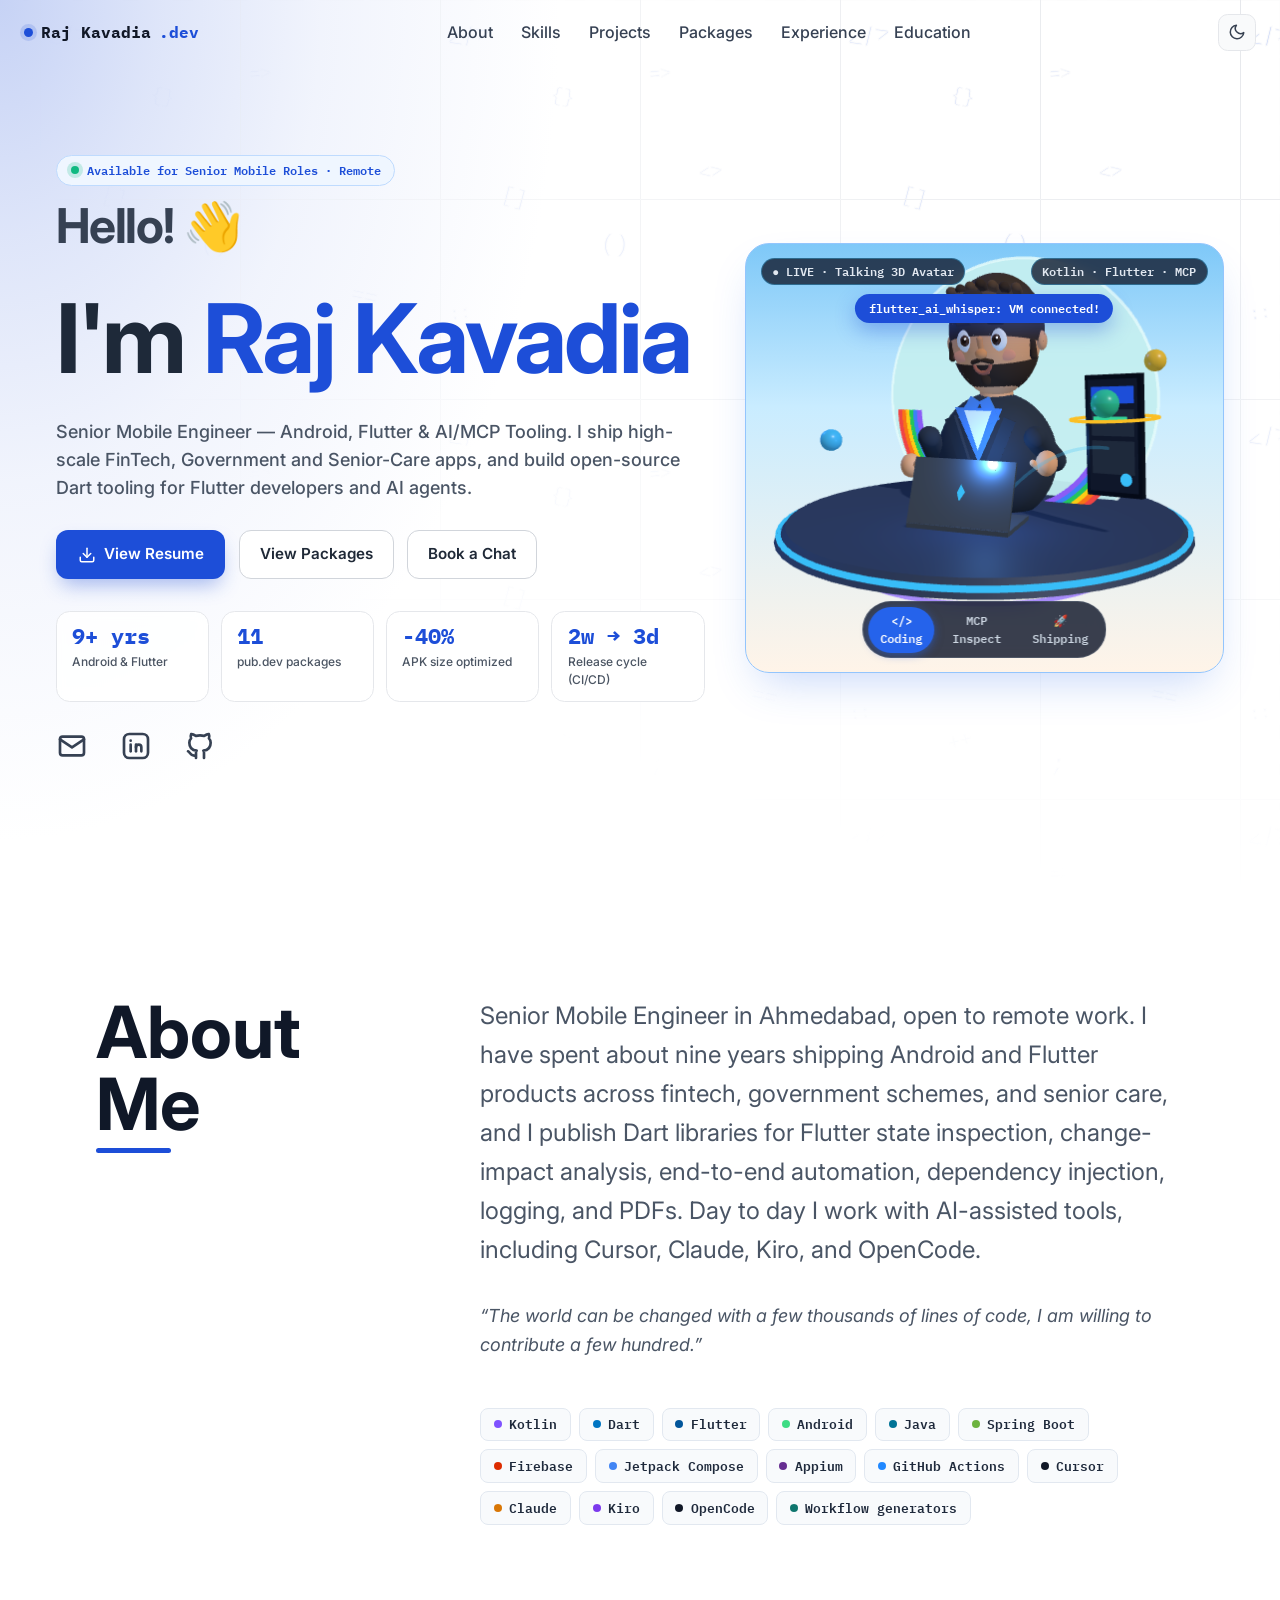
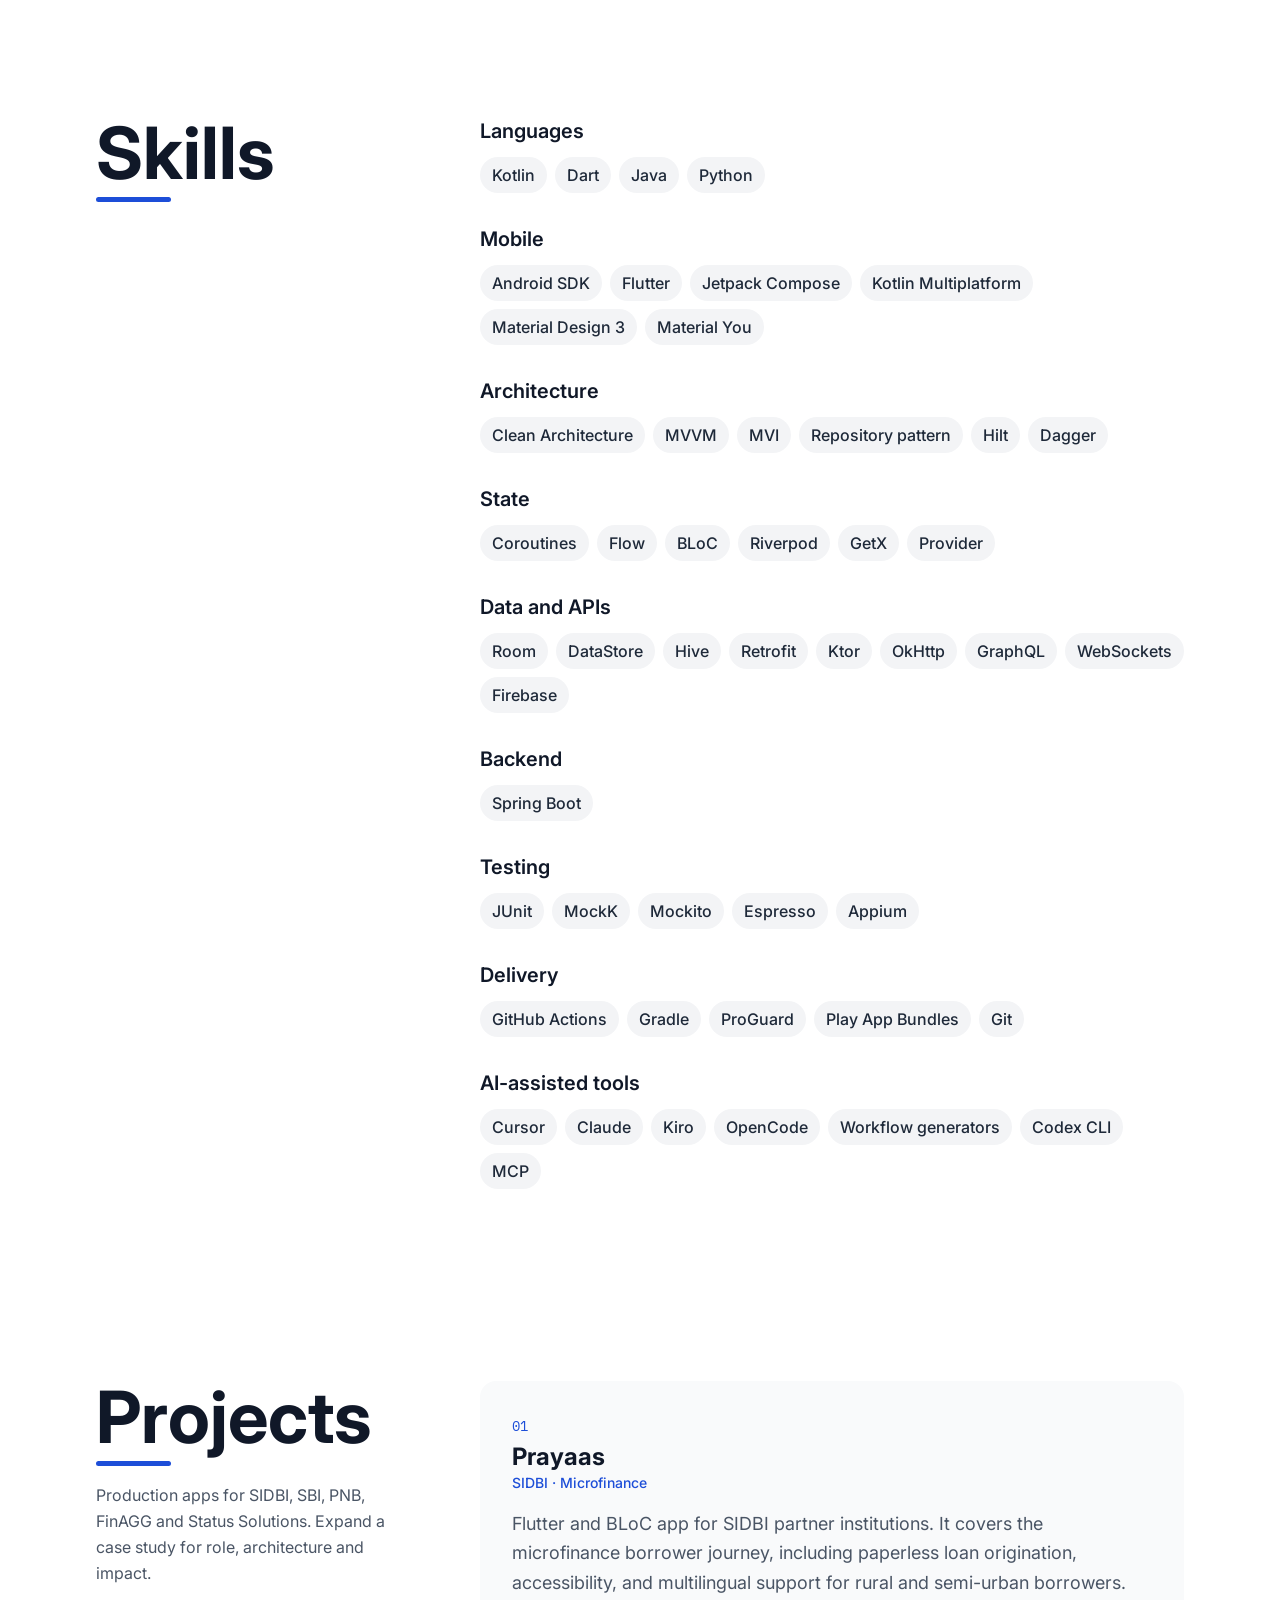
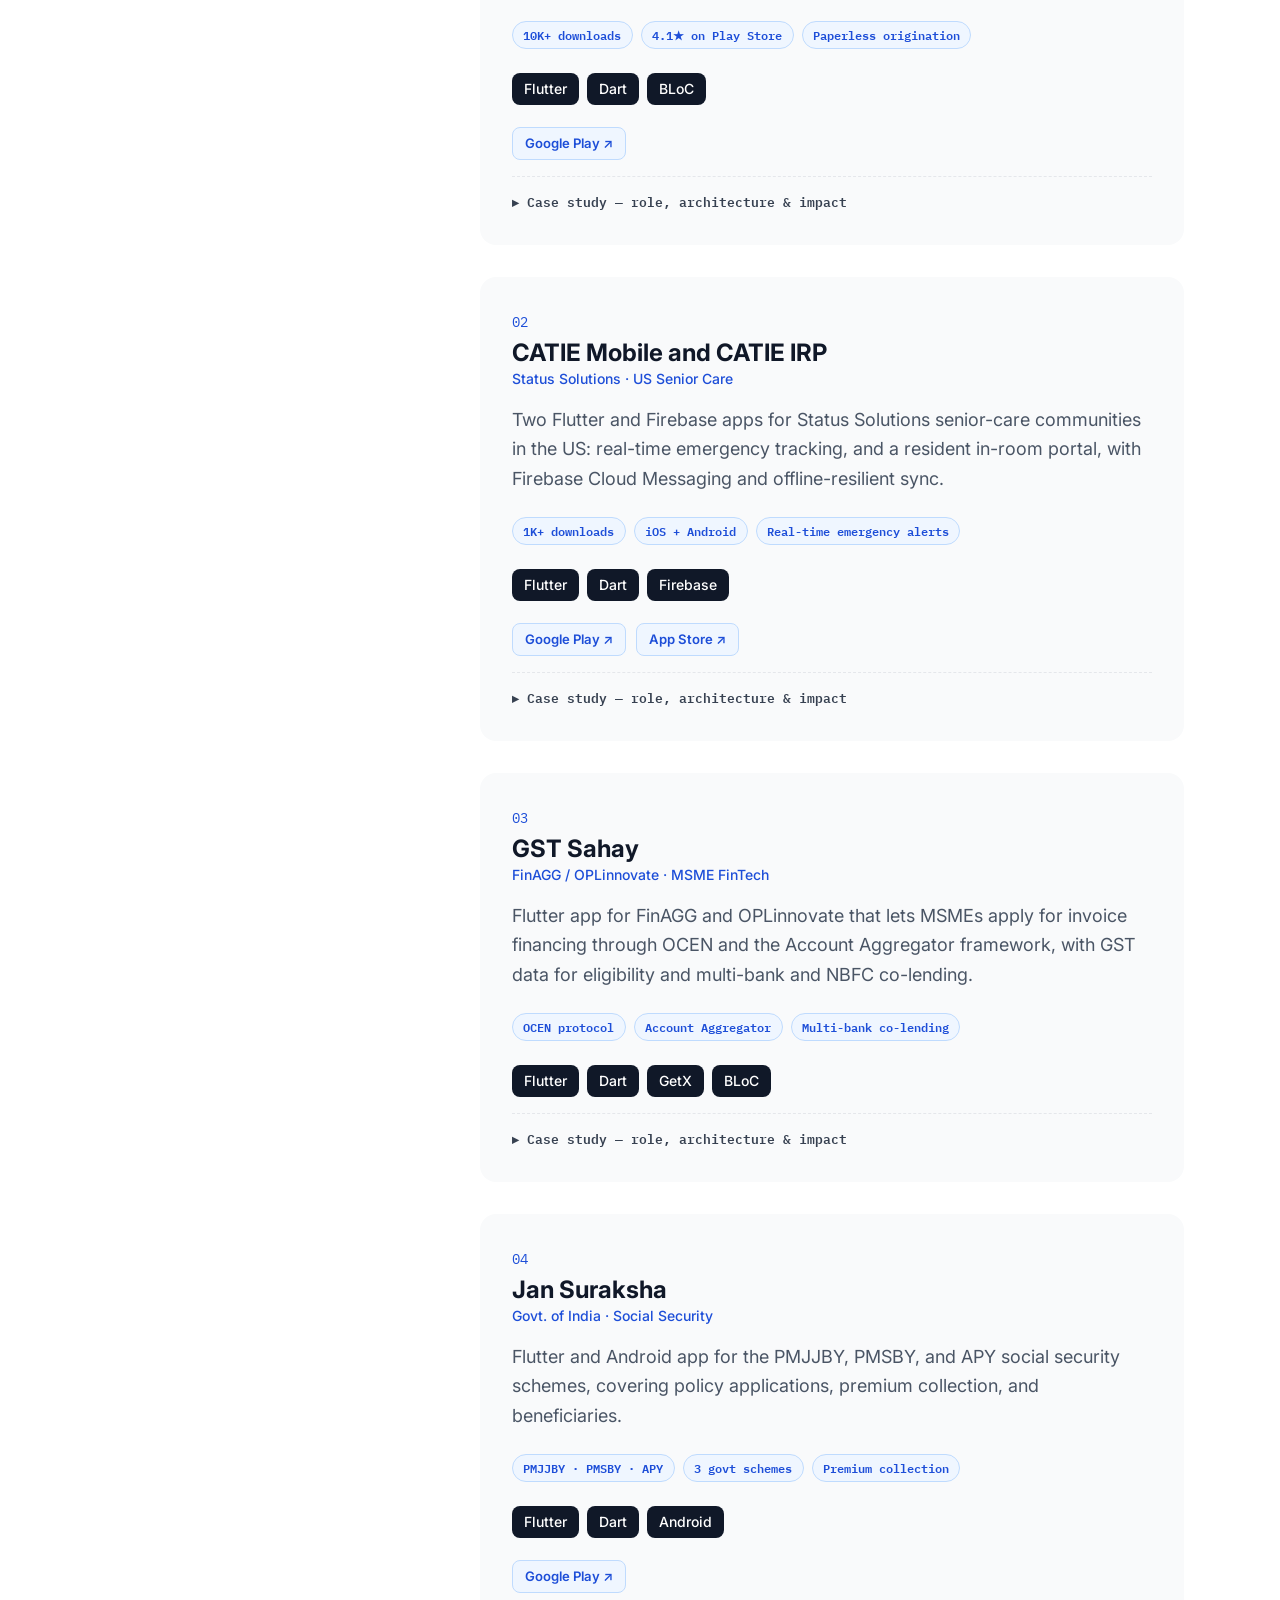
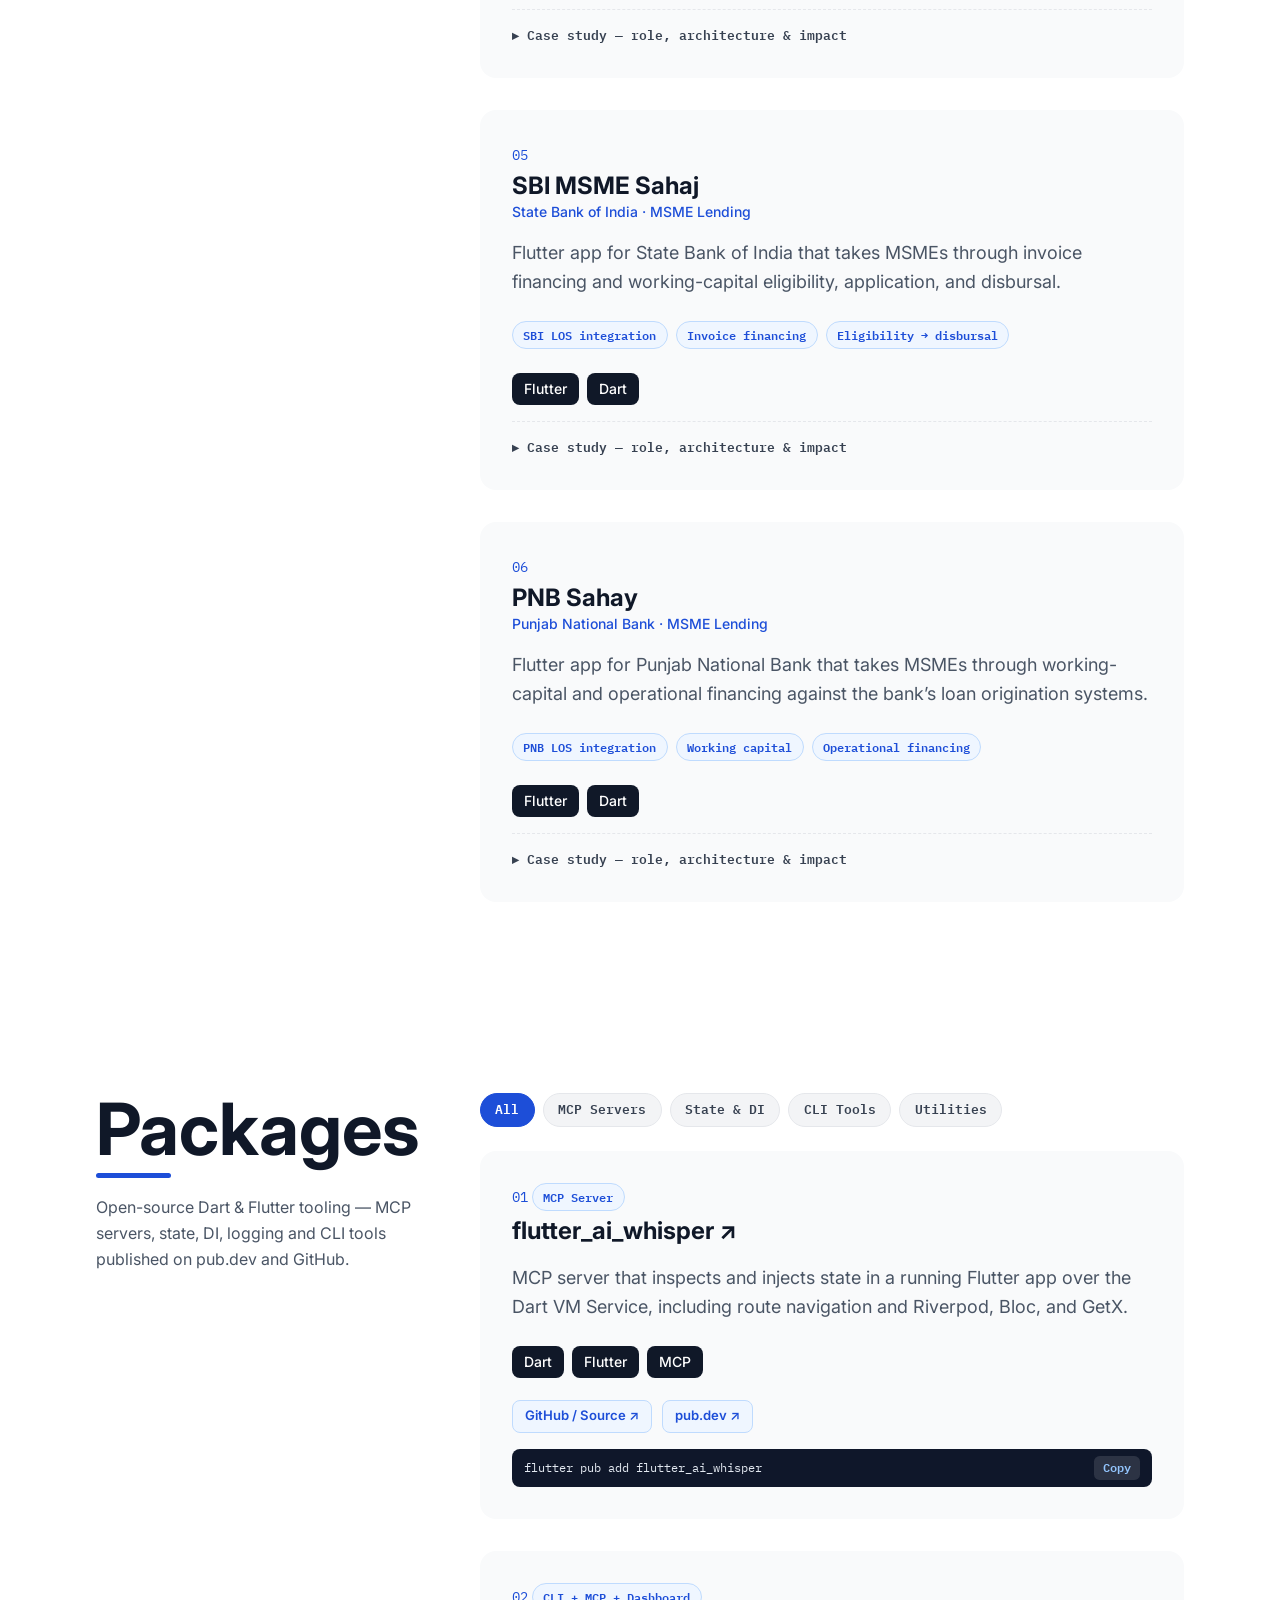
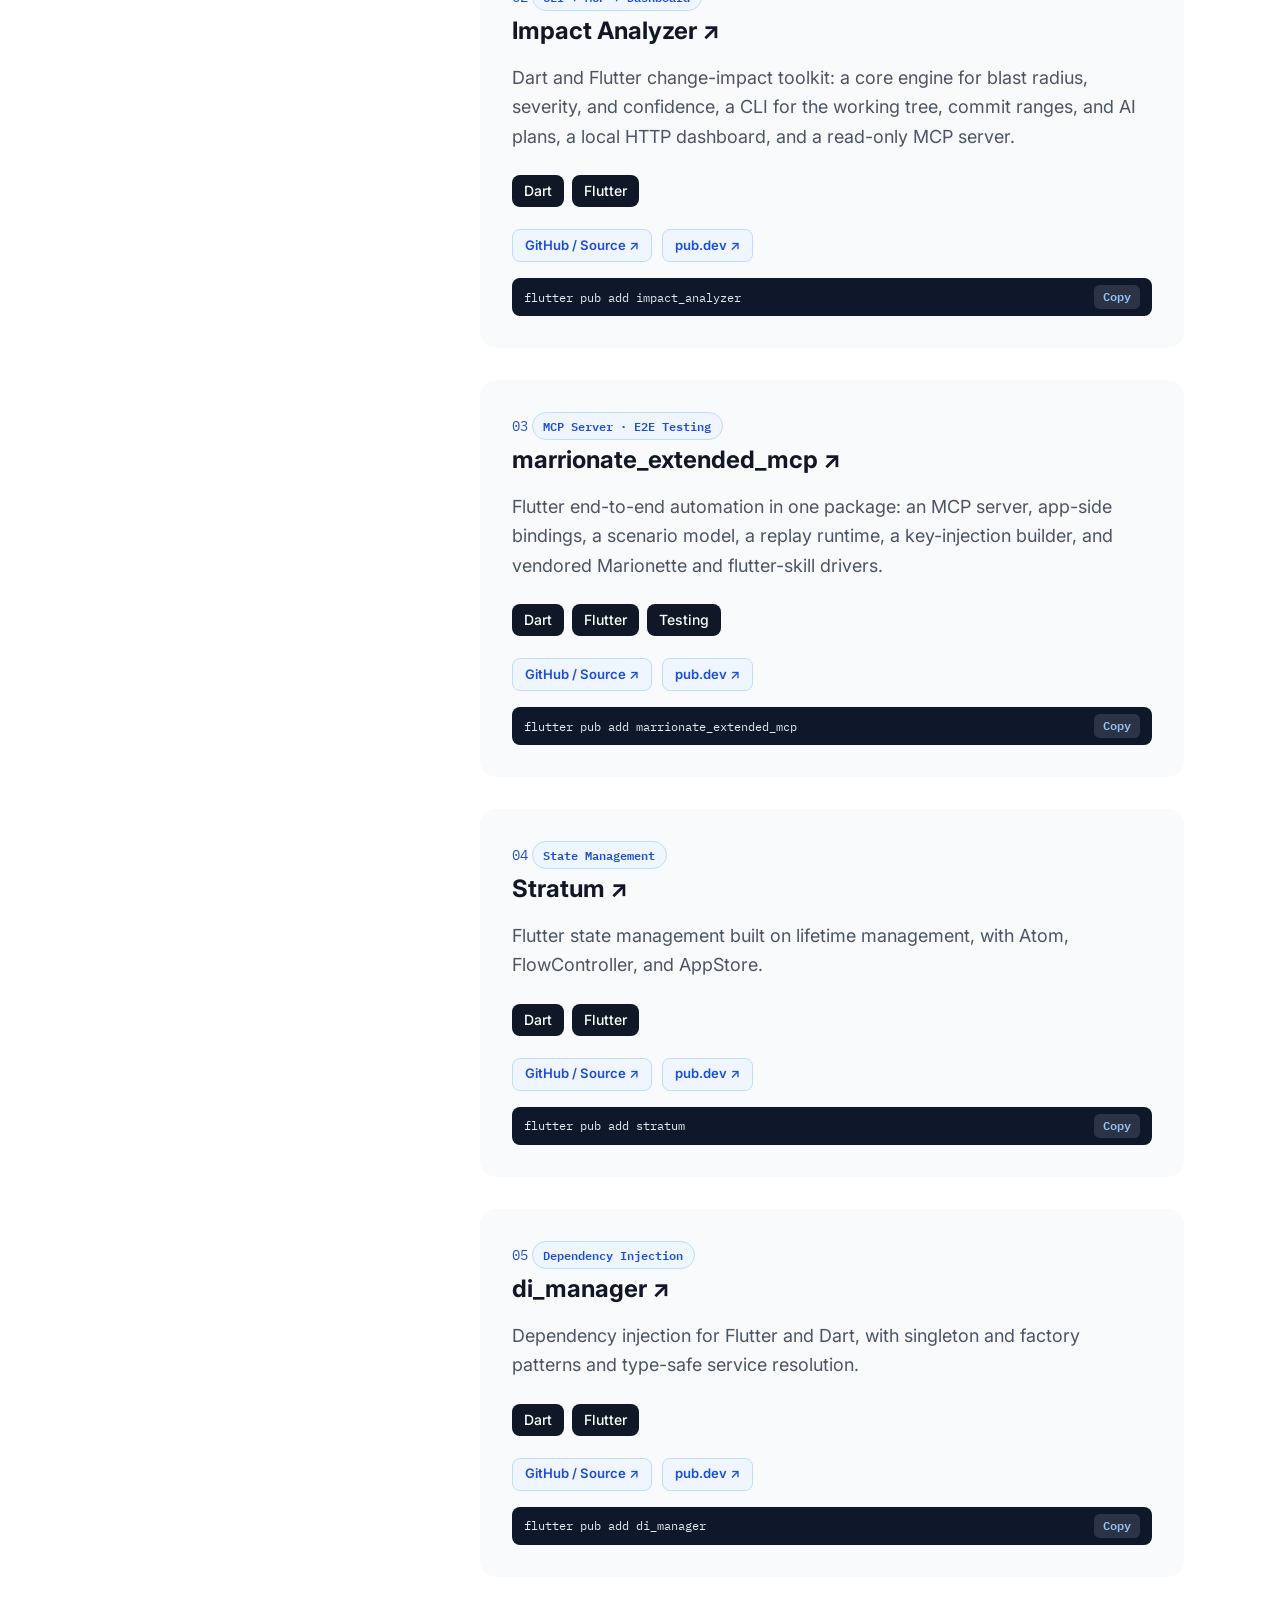
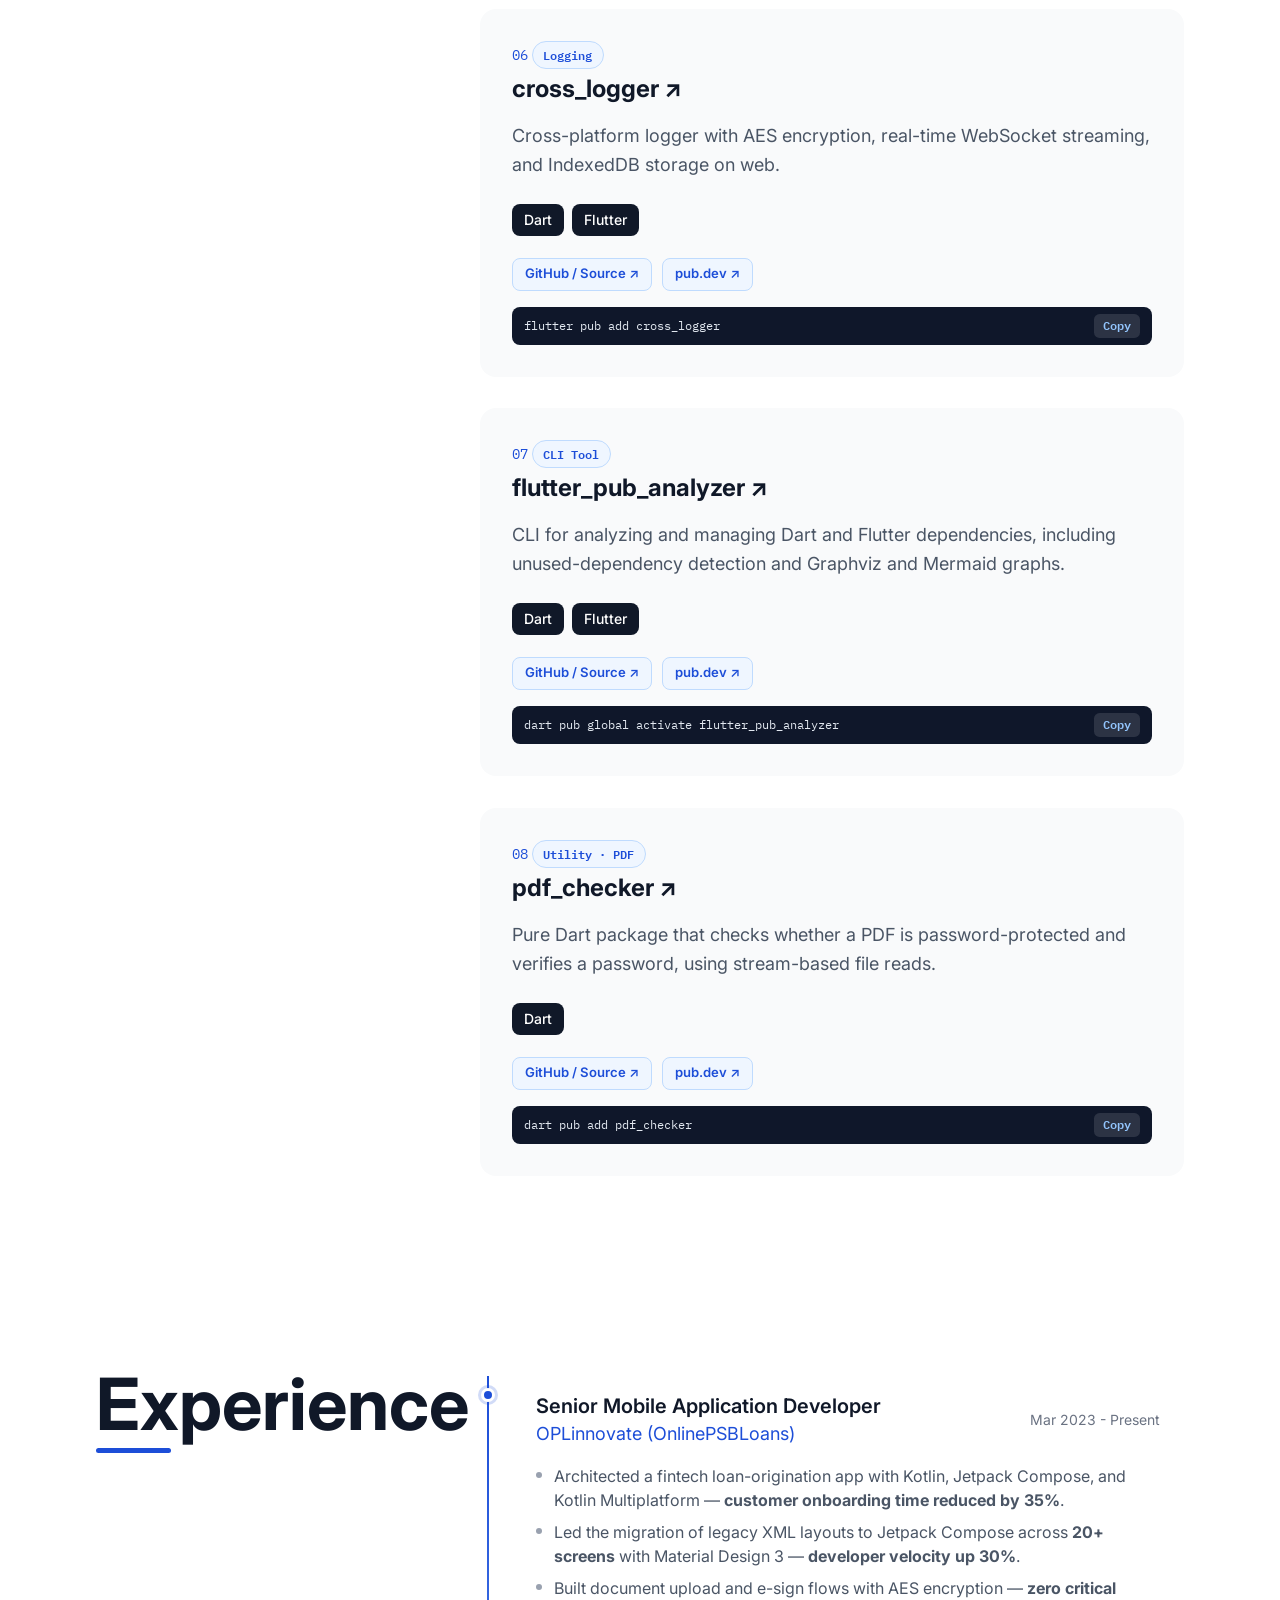
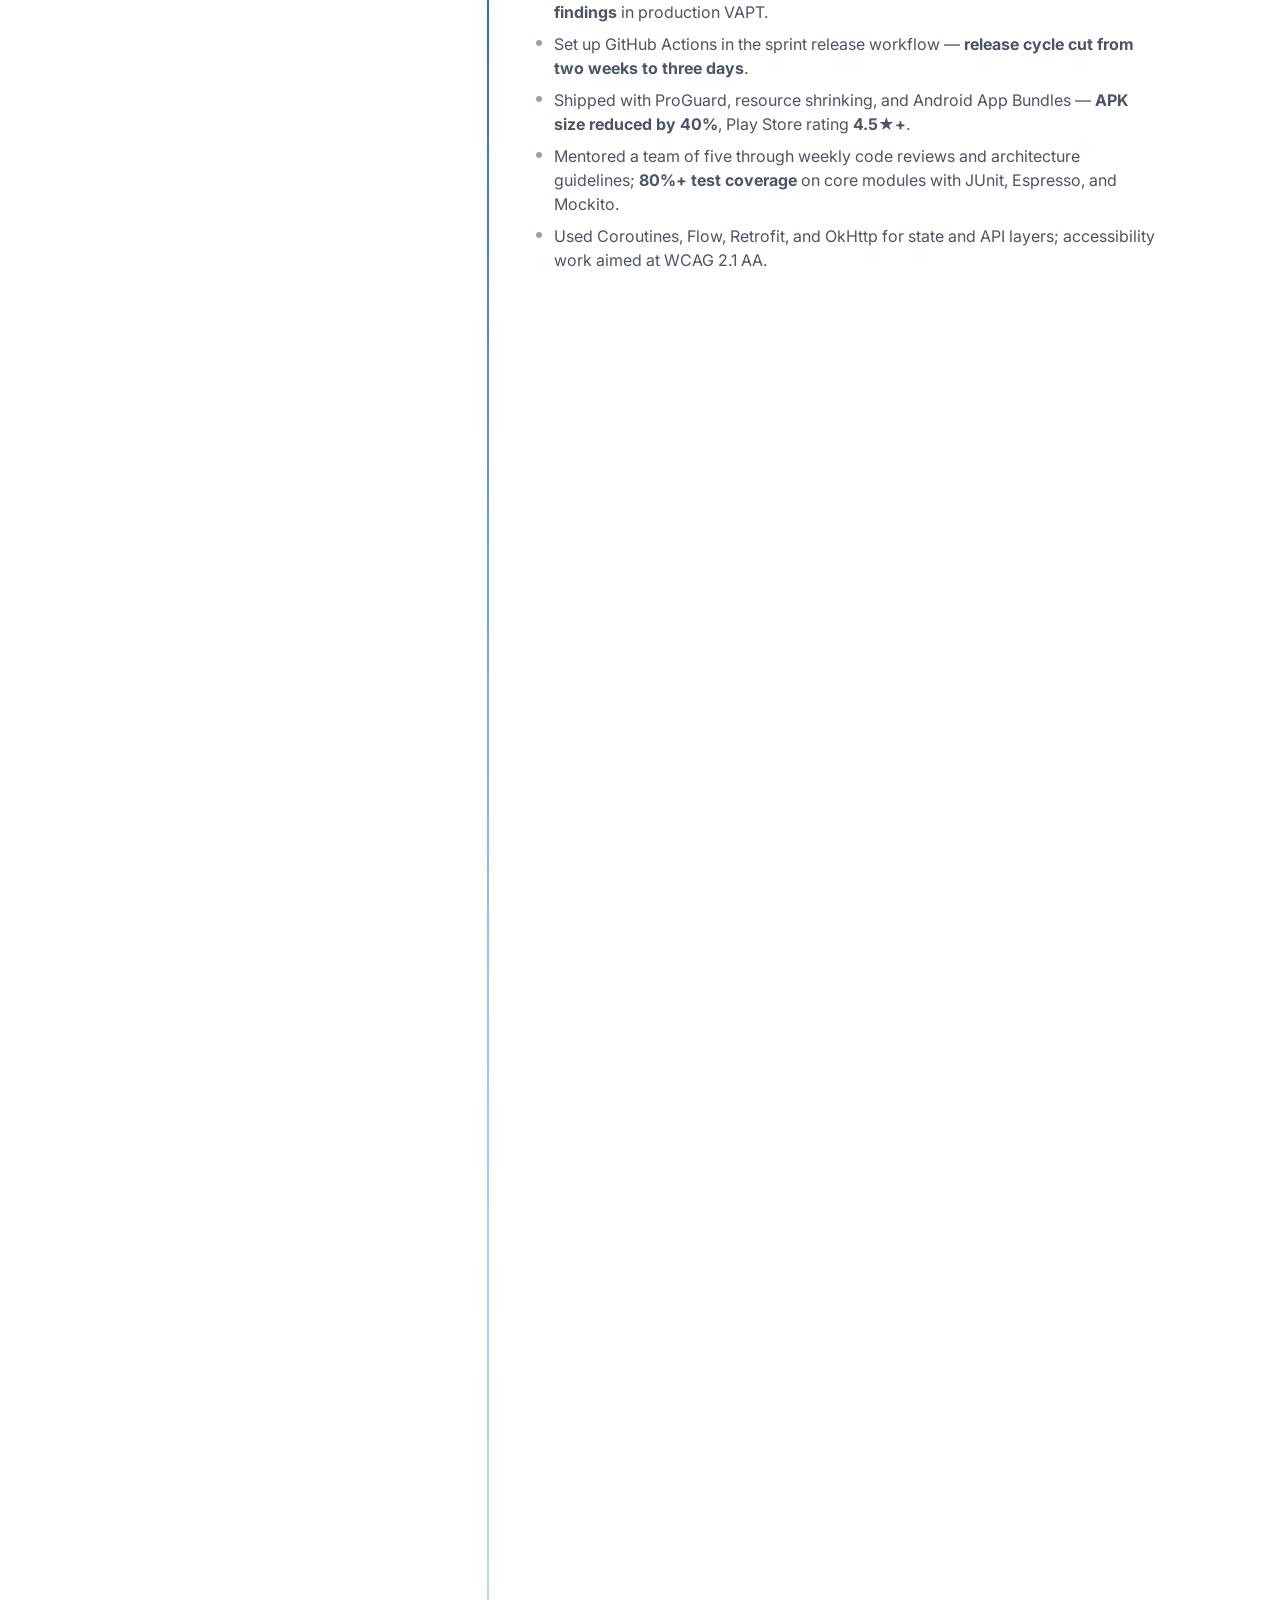
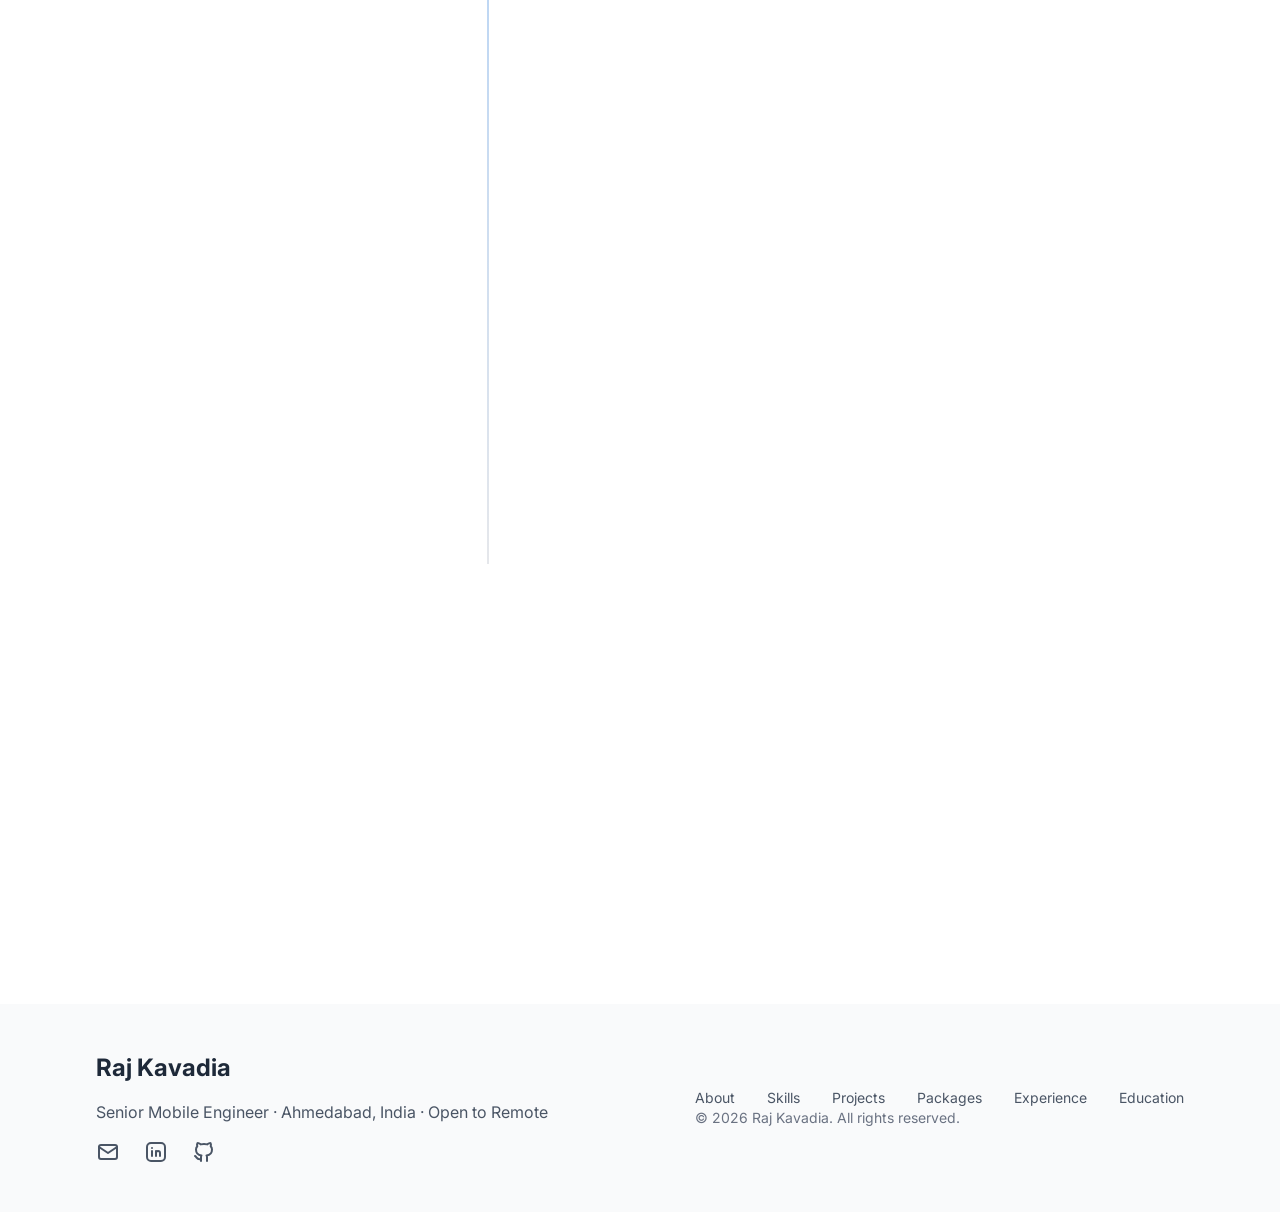
<file: index.html>
<!DOCTYPE html>
<html lang="en">
<head>
<meta charset="utf-8">
<link rel="icon" type="image/svg+xml" href="/favicon.svg">
<meta name="viewport" content="width=device-width, initial-scale=1">
<meta name="generator" content="Astro v5.12.3">
<title>Raj Kavadia - Senior Mobile Engineer | Android, Flutter & MCP Tooling</title>
<meta name="description" content="Portfolio of Raj Kavadia, Senior Mobile Engineer in Ahmedabad with 9+ years shipping Android (Kotlin, Jetpack Compose) and Flutter apps for FinTech, Government and Senior Care, and author of 11 pub.dev packages including MCP servers for Flutter.">
<link rel="canonical" href="https://rajkavadia.github.io/">
<meta name="author" content="Raj Kavadia">
<meta name="robots" content="index, follow">
<meta property="og:type" content="website">
<meta property="og:site_name" content="Raj Kavadia — Portfolio">
<meta property="og:title" content="Raj Kavadia - Senior Mobile Engineer">
<meta property="og:description" content="9+ years shipping Android & Flutter apps for FinTech, Government and Senior Care. Author of 11 pub.dev packages and MCP servers for Flutter tooling.">
<meta property="og:url" content="https://rajkavadia.github.io/">
<meta property="og:image" content="https://rajkavadia.github.io/og-image.svg">
<meta property="og:image:width" content="1200">
<meta property="og:image:height" content="630">
<meta property="og:image:alt" content="Raj Kavadia — Senior Mobile Engineer, Android, Flutter and MCP Tooling">
<meta name="twitter:card" content="summary_large_image">
<meta name="twitter:title" content="Raj Kavadia - Senior Mobile Engineer">
<meta name="twitter:description" content="Android, Flutter & MCP tooling. 9+ years, 11 pub.dev packages, FinTech / Government / Senior-Care apps.">
<meta name="twitter:image" content="https://rajkavadia.github.io/og-image.svg">
<meta name="theme-color" content="#1d4ed8">
<script type="application/ld+json">
{
  "@context": "https://schema.org",
  "@type": "Person",
  "name": "Raj Kavadia",
  "jobTitle": "Senior Mobile Engineer",
  "description": "Senior Mobile Engineer in Ahmedabad shipping Android and Flutter products across fintech, government schemes, and senior care, and publishing Dart libraries and MCP servers.",
  "url": "https://rajkavadia.github.io/",
  "image": "https://rajkavadia.github.io/og-image.svg",
  "email": "mailto:rajkavadia78@gmail.com",
  "telephone": "+91-82382-67544",
  "address": { "@type": "PostalAddress", "addressLocality": "Ahmedabad", "addressRegion": "Gujarat", "addressCountry": "IN" },
  "sameAs": ["https://github.com/RajKavadia/", "https://www.linkedin.com/in/rajkavadia/", "https://pub.dev/packages?q=publisher%3Arajkavadia"],
  "knowsAbout": ["Kotlin", "Dart", "Flutter", "Android", "Jetpack Compose", "Kotlin Multiplatform", "Clean Architecture", "Model Context Protocol", "MCP Servers", "Firebase", "CI/CD"]
}
</script>
<script>
(function(){try{var t=localStorage.getItem('rk-theme');if(t==='dark'||(!t&&window.matchMedia('(prefers-color-scheme: dark)').matches)){document.documentElement.classList.add('dark');}if('IntersectionObserver' in window&&!window.matchMedia('(prefers-reduced-motion: reduce)').matches){document.documentElement.classList.add('reveal-enabled');}}catch(e){}})();
</script>
<link rel="preconnect" href="https://fonts.googleapis.com">
<link rel="preconnect" href="https://fonts.gstatic.com" crossorigin>
<link href="https://fonts.googleapis.com/css2?family=IBM+Plex+Mono:wght@400;500;600;700&family=Inter:wght@400;500;600;700;800&display=swap" rel="stylesheet">
<link rel="stylesheet" href="/_astro/index.C-XkRn4Z.css">
</head>
<body>

<header id="header" class="site-header fixed top-0 left-0 right-0 z-50 transition-all duration-300">
  <div class="header-inner">
    <a href="#hero" class="brand-mark"><span class="brand-dot"></span>Raj Kavadia<span style="color:#1d4ed8">.dev</span></a>
    <nav class="desktop-nav" aria-label="Primary">
      <a href="#about" class="text-gray-700 hover:text-black transition-colors font-medium">About</a>
      <a href="#skills" class="text-gray-700 hover:text-black transition-colors font-medium">Skills</a>
      <a href="#projects" class="text-gray-700 hover:text-black transition-colors font-medium">Projects</a>
      <a href="#packages" class="text-gray-700 hover:text-black transition-colors font-medium">Packages</a>
      <a href="#experience" class="text-gray-700 hover:text-black transition-colors font-medium">Experience</a>
      <a href="#education" class="text-gray-700 hover:text-black transition-colors font-medium">Education</a>
    </nav>
    <div class="header-actions">
      <button id="theme-toggle" class="icon-btn" type="button" aria-label="Toggle dark mode" title="Toggle dark mode">
        <svg id="icon-moon" xmlns="http://www.w3.org/2000/svg" width="18" height="18" viewBox="0 0 24 24" fill="none" stroke="currentColor" stroke-width="2" stroke-linecap="round" stroke-linejoin="round"><path d="M21 12.79A9 9 0 1 1 11.21 3 7 7 0 0 0 21 12.79z"/></svg>
        <svg id="icon-sun" xmlns="http://www.w3.org/2000/svg" width="18" height="18" viewBox="0 0 24 24" fill="none" stroke="currentColor" stroke-width="2" stroke-linecap="round" stroke-linejoin="round" style="display:none"><circle cx="12" cy="12" r="4"/><path d="M12 2v2M12 20v2M4.93 4.93l1.41 1.41M17.66 17.66l1.41 1.41M2 12h2M20 12h2M6.34 17.66l-1.41 1.41M19.07 4.93l-1.41 1.41"/></svg>
      </button>
      <button id="mobile-menu-btn" class="icon-btn mobile-menu-btn" type="button" aria-label="Open menu" aria-expanded="false" aria-controls="mobile-nav">
        <svg xmlns="http://www.w3.org/2000/svg" width="20" height="20" viewBox="0 0 24 24" fill="none" stroke="currentColor" stroke-width="2" stroke-linecap="round"><path d="M4 6h16M4 12h16M4 18h16"/></svg>
      </button>
    </div>
  </div>
  <nav id="mobile-nav" class="mobile-nav-drawer" aria-label="Mobile">
    <a href="#about" class="text-gray-700 font-medium">About</a>
    <a href="#skills" class="text-gray-700 font-medium">Skills</a>
    <a href="#projects" class="text-gray-700 font-medium">Projects</a>
    <a href="#packages" class="text-gray-700 font-medium">Packages</a>
    <a href="#experience" class="text-gray-700 font-medium">Experience</a>
    <a href="#education" class="text-gray-700 font-medium">Education</a>
    <a href="/resume.html" class="text-gray-700 font-medium" style="color:#1d4ed8">Resume</a>
  </nav>
</header>

<section>
<div id="hero" class="hero-section relative isolate overflow-hidden bg-white" style="--accent-color:#1d4ed8">
  <div class="hero-grad-overlay absolute inset-0 -z-10" style="background: radial-gradient(ellipse 800px 1200px at 0% 0%, #1d4ed840 0%, #1d4ed825 20%, #1d4ed810 40%, rgba(255,255,255,0.3) 70%, rgba(255,255,255,0.8) 90%, white 100%)"></div>
  <svg aria-hidden="true" class="absolute inset-0 -z-10 size-full stroke-gray-200 [mask-image:radial-gradient(100%_100%_at_top_right,white,transparent)]">
    <defs>
      <pattern x="50%" y="-1" id="hero-grid-pattern" width="200" height="200" patternUnits="userSpaceOnUse"><path d="M.5 200V.5H200" fill="none"></path></pattern>
      <pattern id="programming-symbols" x="0" y="0" width="400" height="400" patternUnits="userSpaceOnUse">
        <text x="50" y="50" fill="#1d4ed8" font-family="monospace" font-size="24" transform="rotate(-15 50 50)">&lt;/&gt;</text>
        <text x="150" y="100" fill="#1d4ed8" font-family="monospace" font-size="20" transform="rotate(10 150 100)">{}</text>
        <text x="250" y="80" fill="#1d4ed8" font-family="monospace" font-size="18" transform="rotate(-5 250 80)">=&gt;</text>
        <text x="100" y="200" fill="#1d4ed8" font-family="monospace" font-size="22" transform="rotate(15 100 200)">[]</text>
        <text x="300" y="180" fill="#1d4ed8" font-family="monospace" font-size="20" transform="rotate(-10 300 180)">&lt;&gt;</text>
        <text x="200" y="250" fill="#1d4ed8" font-family="monospace" font-size="24" transform="rotate(5 200 250)">()</text>
        <text x="50" y="320" fill="#1d4ed8" font-family="monospace" font-size="18" transform="rotate(-8 50 320)">::</text>
        <text x="350" y="300" fill="#1d4ed8" font-family="monospace" font-size="22" transform="rotate(12 350 300)">==</text>
        <text x="150" y="350" fill="#1d4ed8" font-family="monospace" font-size="20" transform="rotate(-15 150 350)">++</text>
        <text x="250" y="370" fill="#1d4ed8" font-family="monospace" font-size="24" transform="rotate(8 250 370)">;</text>
      </pattern>
    </defs>
    <rect fill="url(#programming-symbols)" width="100%" height="100%" opacity="0.2"></rect>
    <rect fill="url(#hero-grid-pattern)" width="100%" height="100%" stroke-width="0"></rect>
  </svg>

  <div class="hero-grid">
    <div>
      <div class="status-badge animate-fade-in"><span class="status-pulse"></span>Available for Senior Mobile Roles · Remote</div>
      <h2 class="text-pretty text-xl sm:text-2xl md:text-5xl font-bold tracking-tight text-gray-700 animate-fade-in">Hello! 👋</h2>
      <h1 class="mt-6 sm:mt-8 md:mt-10 text-pretty text-4xl sm:text-5xl md:text-6xl lg:text-8xl font-bold tracking-tight text-gray-800 animate-fade-in animation-delay-200">I'm <span style="color:#1d4ed8">Raj Kavadia</span></h1>
      <p class="mt-4 sm:mt-6 md:mt-8 text-pretty text-base sm:text-lg md:text-xl font-medium text-gray-600 animate-fade-in animation-delay-400">Senior Mobile Engineer — Android, Flutter &amp; AI/MCP Tooling. I ship high-scale FinTech, Government and Senior-Care apps, and build open-source Dart tooling for Flutter developers and AI agents.</p>

      <div class="hero-cta-row animate-fade-in animation-delay-400">
        <a href="/resume.html" class="btn-cta-primary">
          <svg xmlns="http://www.w3.org/2000/svg" width="18" height="18" viewBox="0 0 24 24" fill="none" stroke="currentColor" stroke-width="2" stroke-linecap="round" stroke-linejoin="round"><path d="M21 15v4a2 2 0 0 1-2 2H5a2 2 0 0 1-2-2v-4"/><path d="M7 10l5 5 5-5"/><path d="M12 15V3"/></svg>
          View Resume
        </a>
        <a href="#packages" class="btn-cta-secondary">View Packages</a>
        <a href="mailto:rajkavadia78@gmail.com?subject=Senior%20Mobile%20Engineer%20Opportunity" class="btn-cta-secondary">Book a Chat</a>
      </div>

      <div class="hero-stats-grid animate-fade-in animation-delay-600">
        <div class="hero-stat-card"><div class="hero-stat-num">9+ yrs</div><div class="hero-stat-label">Android &amp; Flutter</div></div>
        <div class="hero-stat-card"><div class="hero-stat-num">11</div><div class="hero-stat-label">pub.dev packages</div></div>
        <div class="hero-stat-card"><div class="hero-stat-num">-40%</div><div class="hero-stat-label">APK size optimized</div></div>
        <div class="hero-stat-card"><div class="hero-stat-num">2w → 3d</div><div class="hero-stat-label">Release cycle (CI/CD)</div></div>
      </div>

      <div class="flex gap-x-4 sm:gap-x-6 md:gap-x-8 text-gray-700 animate-fade-in animation-delay-600" style="margin-top:1.75rem">
        <a href="mailto:rajkavadia78@gmail.com" aria-label="Email" class="transition-colors duration-300 hover:text-[var(--accent-color)]"><svg xmlns="http://www.w3.org/2000/svg" width="24" height="24" viewBox="0 0 24 24" fill="none" stroke="currentColor" stroke-width="2" stroke-linecap="round" stroke-linejoin="round" class="h-6 w-6 sm:h-7 sm:w-7 md:h-8 md:w-8"><path stroke="none" d="M0 0h24v24H0z" fill="none"></path><path d="M3 7a2 2 0 0 1 2 -2h14a2 2 0 0 1 2 2v10a2 2 0 0 1 -2 2h-14a2 2 0 0 1 -2 -2v-10z"></path><path d="M3 7l9 6l9 -6"></path></svg></a>
        <a href="https://www.linkedin.com/in/rajkavadia/" target="_blank" rel="noopener noreferrer" aria-label="LinkedIn" class="transition-colors duration-300 hover:text-[var(--accent-color)]"><svg xmlns="http://www.w3.org/2000/svg" width="24" height="24" viewBox="0 0 24 24" fill="none" stroke="currentColor" stroke-width="2" stroke-linecap="round" stroke-linejoin="round" class="h-6 w-6 sm:h-7 sm:w-7 md:h-8 md:w-8"><path stroke="none" d="M0 0h24v24H0z" fill="none"></path><path d="M8 11v5"></path><path d="M8 8v.01"></path><path d="M12 16v-5"></path><path d="M16 16v-3a2 2 0 1 0 -4 0"></path><path d="M3 7a4 4 0 0 1 4 -4h10a4 4 0 0 1 4 4v10a4 4 0 0 1 -4 4h-10a4 4 0 0 1 -4 -4z"></path></svg></a>
        <a href="https://github.com/RajKavadia/" target="_blank" rel="noopener noreferrer" aria-label="GitHub" class="transition-colors duration-300 hover:text-[var(--accent-color)]"><svg xmlns="http://www.w3.org/2000/svg" width="24" height="24" viewBox="0 0 24 24" fill="none" stroke="currentColor" stroke-width="2" stroke-linecap="round" stroke-linejoin="round" class="h-6 w-6 sm:h-7 sm:w-7 md:h-8 md:w-8"><path stroke="none" d="M0 0h24v24H0z" fill="none"></path><path d="M9 19c-4.3 1.4 -4.3 -2.5 -6 -3m12 5v-3.5c0 -1 .1 -1.4 -.5 -2c2.8 -.3 5.5 -1.4 5.5 -6a4.6 4.6 0 0 0 -1.3 -3.2a4.2 4.2 0 0 0 -.1 -3.2s-1.1 -.3 -3.5 1.3a12.3 12.3 0 0 0 -6.2 0c-2.4 -1.6 -3.5 -1.3 -3.5 -1.3a4.2 4.2 0 0 0 -.1 3.2a4.6 4.6 0 0 0 -1.3 3.2c0 4.6 2.7 5.7 5.5 6c-.6 .6 -.6 1.2 -.5 2v3.5"></path></svg></a>
      </div>
    </div>

    <div class="avatar-stage-card animate-fade-in animation-delay-400" id="avatar-3d-stage" aria-label="Interactive 3D portrait avatar in iOS avatar-maker style. Move your cursor to look around, drag to rotate, click to wave.">
      <canvas id="avatar-3d-canvas" aria-hidden="true"></canvas>
      <div class="avatar-top-bar">
        <span class="avatar-chip">● LIVE · Talking 3D Avatar</span>
        <span class="avatar-chip">Kotlin · Flutter · MCP</span>
      </div>
      <div id="avatar-status-toast" class="avatar-toast opacity-0 translate-y-2" role="status" aria-live="polite">flutter_ai_whisper: VM connected!</div>
      <div class="avatar-controls" role="group" aria-label="Avatar mode">
        <button type="button" class="avatar-mode-btn active" data-avatar-mode="coding" aria-pressed="true">&lt;/&gt; Coding</button>
        <button type="button" class="avatar-mode-btn" data-avatar-mode="mcp" aria-pressed="false">MCP Inspect</button>
        <button type="button" class="avatar-mode-btn" data-avatar-mode="shipping" aria-pressed="false">🚀 Shipping</button>
      </div>
    </div>
  </div>
</div>

<section id="about" class="p-8 sm:p-12 md:p-16 lg:p-24">
  <div class="grid grid-cols-1 lg:grid-cols-12 gap-8 lg:gap-16 items-start">
    <div class="lg:col-span-4" data-reveal="left">
      <h2 class="text-3xl sm:text-4xl md:text-5xl xl:text-7xl font-bold text-gray-900">About Me</h2>
      <div class="w-[75px] h-[5px] mt-2 rounded-full" style="background-color:#1d4ed8"></div>
    </div>
    <div class="lg:col-span-8 space-y-8" data-reveal="right">
      <p class="text-lg sm:text-xl md:text-2xl leading-relaxed text-gray-600">Senior Mobile Engineer in Ahmedabad, open to remote work. I have spent about nine years shipping Android and Flutter products across fintech, government schemes, and senior care, and I publish Dart libraries for Flutter state inspection, change-impact analysis, end-to-end automation, dependency injection, logging, and PDFs. Day to day I work with AI-assisted tools, including Cursor, Claude, Kiro, and OpenCode.</p>
      <p class="text-base sm:text-lg leading-relaxed text-gray-600" style="font-style:italic">“The world can be changed with a few thousands of lines of code, I am willing to contribute a few hundred.”</p>
      <div class="pt-4 space-y-6">
        <div class="flex flex-wrap gap-2">
          <span class="tech-badge"><span class="tech-dot" style="background:#7F52FF"></span>Kotlin</span>
          <span class="tech-badge"><span class="tech-dot" style="background:#0175C2"></span>Dart</span>
          <span class="tech-badge"><span class="tech-dot" style="background:#02569B"></span>Flutter</span>
          <span class="tech-badge"><span class="tech-dot" style="background:#3DDC84"></span>Android</span>
          <span class="tech-badge"><span class="tech-dot" style="background:#007396"></span>Java</span>
          <span class="tech-badge"><span class="tech-dot" style="background:#6DB33F"></span>Spring Boot</span>
          <span class="tech-badge"><span class="tech-dot" style="background:#DD2C00"></span>Firebase</span>
          <span class="tech-badge"><span class="tech-dot" style="background:#4285F4"></span>Jetpack Compose</span>
          <span class="tech-badge"><span class="tech-dot" style="background:#662D91"></span>Appium</span>
          <span class="tech-badge"><span class="tech-dot" style="background:#2088FF"></span>GitHub Actions</span>
          <span class="tech-badge"><span class="tech-dot" style="background:#111827"></span>Cursor</span>
          <span class="tech-badge"><span class="tech-dot" style="background:#D97706"></span>Claude</span>
          <span class="tech-badge"><span class="tech-dot" style="background:#7C3AED"></span>Kiro</span>
          <span class="tech-badge"><span class="tech-dot" style="background:#111827"></span>OpenCode</span>
          <span class="tech-badge"><span class="tech-dot" style="background:#0F766E"></span>Workflow generators</span>
        </div>
      </div>
    </div>
  </div>
</section>

<section id="skills" class="p-8 sm:p-12 md:p-16 lg:p-24">
  <div class="grid grid-cols-1 lg:grid-cols-12 gap-8 lg:gap-16 items-start">
    <div class="lg:col-span-4" data-reveal="left"><h2 class="text-3xl sm:text-4xl md:text-5xl xl:text-7xl font-bold text-gray-900">Skills</h2><div class="w-[75px] h-[5px] mt-2 rounded-full" style="background-color:#1d4ed8"></div></div>
    <div class="lg:col-span-8 space-y-8">
      <div><h3 class="text-lg sm:text-xl font-semibold text-gray-900">Languages</h3><div class="mt-3 flex flex-wrap gap-2"><span class="px-3 py-1.5 bg-gray-100 text-gray-800 rounded-full text-sm sm:text-base font-medium">Kotlin</span><span class="px-3 py-1.5 bg-gray-100 text-gray-800 rounded-full text-sm sm:text-base font-medium">Dart</span><span class="px-3 py-1.5 bg-gray-100 text-gray-800 rounded-full text-sm sm:text-base font-medium">Java</span><span class="px-3 py-1.5 bg-gray-100 text-gray-800 rounded-full text-sm sm:text-base font-medium">Python</span></div></div>
      <div><h3 class="text-lg sm:text-xl font-semibold text-gray-900">Mobile</h3><div class="mt-3 flex flex-wrap gap-2"><span class="px-3 py-1.5 bg-gray-100 text-gray-800 rounded-full text-sm sm:text-base font-medium">Android SDK</span><span class="px-3 py-1.5 bg-gray-100 text-gray-800 rounded-full text-sm sm:text-base font-medium">Flutter</span><span class="px-3 py-1.5 bg-gray-100 text-gray-800 rounded-full text-sm sm:text-base font-medium">Jetpack Compose</span><span class="px-3 py-1.5 bg-gray-100 text-gray-800 rounded-full text-sm sm:text-base font-medium">Kotlin Multiplatform</span><span class="px-3 py-1.5 bg-gray-100 text-gray-800 rounded-full text-sm sm:text-base font-medium">Material Design 3</span><span class="px-3 py-1.5 bg-gray-100 text-gray-800 rounded-full text-sm sm:text-base font-medium">Material You</span></div></div>
      <div><h3 class="text-lg sm:text-xl font-semibold text-gray-900">Architecture</h3><div class="mt-3 flex flex-wrap gap-2"><span class="px-3 py-1.5 bg-gray-100 text-gray-800 rounded-full text-sm sm:text-base font-medium">Clean Architecture</span><span class="px-3 py-1.5 bg-gray-100 text-gray-800 rounded-full text-sm sm:text-base font-medium">MVVM</span><span class="px-3 py-1.5 bg-gray-100 text-gray-800 rounded-full text-sm sm:text-base font-medium">MVI</span><span class="px-3 py-1.5 bg-gray-100 text-gray-800 rounded-full text-sm sm:text-base font-medium">Repository pattern</span><span class="px-3 py-1.5 bg-gray-100 text-gray-800 rounded-full text-sm sm:text-base font-medium">Hilt</span><span class="px-3 py-1.5 bg-gray-100 text-gray-800 rounded-full text-sm sm:text-base font-medium">Dagger</span></div></div>
      <div><h3 class="text-lg sm:text-xl font-semibold text-gray-900">State</h3><div class="mt-3 flex flex-wrap gap-2"><span class="px-3 py-1.5 bg-gray-100 text-gray-800 rounded-full text-sm sm:text-base font-medium">Coroutines</span><span class="px-3 py-1.5 bg-gray-100 text-gray-800 rounded-full text-sm sm:text-base font-medium">Flow</span><span class="px-3 py-1.5 bg-gray-100 text-gray-800 rounded-full text-sm sm:text-base font-medium">BLoC</span><span class="px-3 py-1.5 bg-gray-100 text-gray-800 rounded-full text-sm sm:text-base font-medium">Riverpod</span><span class="px-3 py-1.5 bg-gray-100 text-gray-800 rounded-full text-sm sm:text-base font-medium">GetX</span><span class="px-3 py-1.5 bg-gray-100 text-gray-800 rounded-full text-sm sm:text-base font-medium">Provider</span></div></div>
      <div><h3 class="text-lg sm:text-xl font-semibold text-gray-900">Data and APIs</h3><div class="mt-3 flex flex-wrap gap-2"><span class="px-3 py-1.5 bg-gray-100 text-gray-800 rounded-full text-sm sm:text-base font-medium">Room</span><span class="px-3 py-1.5 bg-gray-100 text-gray-800 rounded-full text-sm sm:text-base font-medium">DataStore</span><span class="px-3 py-1.5 bg-gray-100 text-gray-800 rounded-full text-sm sm:text-base font-medium">Hive</span><span class="px-3 py-1.5 bg-gray-100 text-gray-800 rounded-full text-sm sm:text-base font-medium">Retrofit</span><span class="px-3 py-1.5 bg-gray-100 text-gray-800 rounded-full text-sm sm:text-base font-medium">Ktor</span><span class="px-3 py-1.5 bg-gray-100 text-gray-800 rounded-full text-sm sm:text-base font-medium">OkHttp</span><span class="px-3 py-1.5 bg-gray-100 text-gray-800 rounded-full text-sm sm:text-base font-medium">GraphQL</span><span class="px-3 py-1.5 bg-gray-100 text-gray-800 rounded-full text-sm sm:text-base font-medium">WebSockets</span><span class="px-3 py-1.5 bg-gray-100 text-gray-800 rounded-full text-sm sm:text-base font-medium">Firebase</span></div></div>
      <div><h3 class="text-lg sm:text-xl font-semibold text-gray-900">Backend</h3><div class="mt-3 flex flex-wrap gap-2"><span class="px-3 py-1.5 bg-gray-100 text-gray-800 rounded-full text-sm sm:text-base font-medium">Spring Boot</span></div></div>
      <div><h3 class="text-lg sm:text-xl font-semibold text-gray-900">Testing</h3><div class="mt-3 flex flex-wrap gap-2"><span class="px-3 py-1.5 bg-gray-100 text-gray-800 rounded-full text-sm sm:text-base font-medium">JUnit</span><span class="px-3 py-1.5 bg-gray-100 text-gray-800 rounded-full text-sm sm:text-base font-medium">MockK</span><span class="px-3 py-1.5 bg-gray-100 text-gray-800 rounded-full text-sm sm:text-base font-medium">Mockito</span><span class="px-3 py-1.5 bg-gray-100 text-gray-800 rounded-full text-sm sm:text-base font-medium">Espresso</span><span class="px-3 py-1.5 bg-gray-100 text-gray-800 rounded-full text-sm sm:text-base font-medium">Appium</span></div></div>
      <div><h3 class="text-lg sm:text-xl font-semibold text-gray-900">Delivery</h3><div class="mt-3 flex flex-wrap gap-2"><span class="px-3 py-1.5 bg-gray-100 text-gray-800 rounded-full text-sm sm:text-base font-medium">GitHub Actions</span><span class="px-3 py-1.5 bg-gray-100 text-gray-800 rounded-full text-sm sm:text-base font-medium">Gradle</span><span class="px-3 py-1.5 bg-gray-100 text-gray-800 rounded-full text-sm sm:text-base font-medium">ProGuard</span><span class="px-3 py-1.5 bg-gray-100 text-gray-800 rounded-full text-sm sm:text-base font-medium">Play App Bundles</span><span class="px-3 py-1.5 bg-gray-100 text-gray-800 rounded-full text-sm sm:text-base font-medium">Git</span></div></div>
      <div><h3 class="text-lg sm:text-xl font-semibold text-gray-900">AI-assisted tools</h3><div class="mt-3 flex flex-wrap gap-2"><span class="px-3 py-1.5 bg-gray-100 text-gray-800 rounded-full text-sm sm:text-base font-medium">Cursor</span><span class="px-3 py-1.5 bg-gray-100 text-gray-800 rounded-full text-sm sm:text-base font-medium">Claude</span><span class="px-3 py-1.5 bg-gray-100 text-gray-800 rounded-full text-sm sm:text-base font-medium">Kiro</span><span class="px-3 py-1.5 bg-gray-100 text-gray-800 rounded-full text-sm sm:text-base font-medium">OpenCode</span><span class="px-3 py-1.5 bg-gray-100 text-gray-800 rounded-full text-sm sm:text-base font-medium">Workflow generators</span><span class="px-3 py-1.5 bg-gray-100 text-gray-800 rounded-full text-sm sm:text-base font-medium">Codex CLI</span><span class="px-3 py-1.5 bg-gray-100 text-gray-800 rounded-full text-sm sm:text-base font-medium">MCP</span></div></div>
    </div>
  </div>
</section>

<section id="projects" class="p-8 sm:p-12 md:p-16 lg:p-24">
  <div class="grid grid-cols-1 lg:grid-cols-12 gap-8 lg:gap-16 items-start">
    <div class="lg:col-span-4" data-reveal="left"><h2 class="text-3xl sm:text-4xl md:text-5xl xl:text-7xl font-bold text-gray-900">Projects</h2><div class="w-[75px] h-[5px] mt-2 rounded-full" style="background-color:#1d4ed8"></div><p class="text-base text-gray-600 leading-relaxed" style="margin-top:1rem">Production apps for SIDBI, SBI, PNB, FinAGG and Status Solutions. Expand a case study for role, architecture and impact.</p></div>
    <div class="lg:col-span-8"><div class="space-y-8" id="projects-list"></div></div>
  </div>
</section>

<section id="packages" class="p-8 sm:p-12 md:p-16 lg:p-24">
  <div class="grid grid-cols-1 lg:grid-cols-12 gap-8 lg:gap-16 items-start">
    <div class="lg:col-span-4" data-reveal="left"><h2 class="text-3xl sm:text-4xl md:text-5xl xl:text-7xl font-bold text-gray-900">Packages</h2><div class="w-[75px] h-[5px] mt-2 rounded-full" style="background-color:#1d4ed8"></div><p class="text-base text-gray-600 leading-relaxed" style="margin-top:1rem">Open-source Dart &amp; Flutter tooling — MCP servers, state, DI, logging and CLI tools published on pub.dev and GitHub.</p></div>
    <div class="lg:col-span-8">
      <div class="pkg-filter-bar" role="group" aria-label="Filter packages" data-reveal="up">
        <button type="button" class="pkg-filter-btn active" data-pkg-filter="all">All</button>
        <button type="button" class="pkg-filter-btn" data-pkg-filter="mcp">MCP Servers</button>
        <button type="button" class="pkg-filter-btn" data-pkg-filter="state">State &amp; DI</button>
        <button type="button" class="pkg-filter-btn" data-pkg-filter="cli">CLI Tools</button>
        <button type="button" class="pkg-filter-btn" data-pkg-filter="utility">Utilities</button>
      </div>
      <div class="space-y-8" id="packages-list"></div>
    </div>
  </div>
</section>

<section id="experience" class="p-8 sm:p-12 md:p-16 lg:p-24">
  <div class="grid grid-cols-1 lg:grid-cols-12 gap-8 lg:gap-16 items-start">
    <div class="lg:col-span-4" data-reveal="left"><h2 class="text-3xl sm:text-4xl md:text-5xl xl:text-7xl font-bold text-gray-900">Experience</h2><div class="w-[75px] h-[5px] mt-2 rounded-full" style="background-color:#1d4ed8"></div></div>
    <div class="lg:col-span-8"><div class="timeline-container" id="experience-list"></div></div>
  </div>
</section>

<section id="education" class="p-8 sm:p-12 md:p-16 lg:p-24">
  <div class="grid grid-cols-1 lg:grid-cols-12 gap-8 lg:gap-16 items-start">
    <div class="lg:col-span-4" data-reveal="left"><h2 class="text-3xl sm:text-4xl md:text-5xl xl:text-7xl font-bold text-gray-900">Education</h2><div class="w-[75px] h-[5px] mt-2 rounded-full" style="background-color:#1d4ed8"></div></div>
    <div class="lg:col-span-8"><div class="space-y-8">
      <div class="bg-white rounded-lg shadow-sm border border-gray-100 p-4 sm:p-5 md:p-6 hover:shadow-md transition-shadow duration-300" data-reveal="zoom">
        <div class="flex flex-col sm:flex-row sm:items-start sm:justify-between mb-4"><div><h3 class="text-lg sm:text-xl font-semibold text-gray-900">Bachelor of Engineering in Information Technology</h3><p class="text-base sm:text-lg" style="color:#1d4ed8">Marwadi University</p></div><span class="text-xs sm:text-sm text-gray-500 mt-2 sm:mt-0">Jun 2012 - May 2016</span></div>
        <ul class="space-y-2"><li class="flex items-start"><span class="inline-block w-1.5 h-1.5 rounded-full bg-gray-400 mt-2 mr-3 flex-shrink-0"></span><span class="text-sm sm:text-base text-gray-600">First Class</span></li></ul>
      </div>
    </div></div>
  </div>
</section>
</section>

<footer class="relative bg-gray-50 border-t border-gray-200">
  <div class="mx-auto max-w-6xl px-6 py-12 lg:px-8">
    <div class="flex flex-col md:flex-row md:items-center md:justify-between gap-8">
      <div class="flex flex-col gap-4">
        <h3 class="text-2xl font-bold text-gray-800">Raj Kavadia</h3>
        <p class="text-base text-gray-600">Senior Mobile Engineer · Ahmedabad, India · Open to Remote</p>
        <div class="flex gap-x-6">
          <a href="mailto:rajkavadia78@gmail.com" aria-label="Email" class="text-gray-600 transition-colors duration-300 hover:text-[var(--accent-color)]" style="--accent-color:#1d4ed8"><svg xmlns="http://www.w3.org/2000/svg" width="24" height="24" viewBox="0 0 24 24" fill="none" stroke="currentColor" stroke-width="2" stroke-linecap="round" stroke-linejoin="round" class="h-6 w-6"><path stroke="none" d="M0 0h24v24H0z" fill="none"></path><path d="M3 7a2 2 0 0 1 2 -2h14a2 2 0 0 1 2 2v10a2 2 0 0 1 -2 2h-14a2 2 0 0 1 -2 -2v-10z"></path><path d="M3 7l9 6l9 -6"></path></svg></a>
          <a href="https://www.linkedin.com/in/rajkavadia/" target="_blank" rel="noopener noreferrer" aria-label="LinkedIn" class="text-gray-600 transition-colors duration-300 hover:text-[var(--accent-color)]" style="--accent-color:#1d4ed8"><svg xmlns="http://www.w3.org/2000/svg" width="24" height="24" viewBox="0 0 24 24" fill="none" stroke="currentColor" stroke-width="2" stroke-linecap="round" stroke-linejoin="round" class="h-6 w-6"><path stroke="none" d="M0 0h24v24H0z" fill="none"></path><path d="M8 11v5"></path><path d="M8 8v.01"></path><path d="M12 16v-5"></path><path d="M16 16v-3a2 2 0 1 0 -4 0"></path><path d="M3 7a4 4 0 0 1 4 -4h10a4 4 0 0 1 4 4v10a4 4 0 0 1 -4 4h-10a4 4 0 0 1 -4 -4z"></path></svg></a>
          <a href="https://github.com/RajKavadia/" target="_blank" rel="noopener noreferrer" aria-label="GitHub" class="text-gray-600 transition-colors duration-300 hover:text-[var(--accent-color)]" style="--accent-color:#1d4ed8"><svg xmlns="http://www.w3.org/2000/svg" width="24" height="24" viewBox="0 0 24 24" fill="none" stroke="currentColor" stroke-width="2" stroke-linecap="round" stroke-linejoin="round" class="h-6 w-6"><path stroke="none" d="M0 0h24v24H0z" fill="none"></path><path d="M9 19c-4.3 1.4 -4.3 -2.5 -6 -3m12 5v-3.5c0 -1 .1 -1.4 -.5 -2c2.8 -.3 5.5 -1.4 5.5 -6a4.6 4.6 0 0 0 -1.3 -3.2a4.2 4.2 0 0 0 -.1 -3.2s-1.1 -.3 -3.5 1.3a12.3 12.3 0 0 0 -6.2 0c-2.4 -1.6 -3.5 -1.3 -3.5 -1.3a4.2 4.2 0 0 0 -.1 3.2a4.6 4.6 0 0 0 -1.3 3.2c0 4.6 2.7 5.7 5.5 6c-.6 .6 -.6 1.2 -.5 2v3.5"></path></svg></a>
        </div>
      </div>
      <div class="hidden md:block flex flex-col md:items-end gap-4">
        <nav class="flex gap-x-8">
          <a href="#about" class="text-sm text-gray-600 hover:text-gray-800 transition-colors">About</a>
          <a href="#skills" class="text-sm text-gray-600 hover:text-gray-800 transition-colors">Skills</a>
          <a href="#projects" class="text-sm text-gray-600 hover:text-gray-800 transition-colors">Projects</a>
          <a href="#packages" class="text-sm text-gray-600 hover:text-gray-800 transition-colors">Packages</a>
          <a href="#experience" class="text-sm text-gray-600 hover:text-gray-800 transition-colors">Experience</a>
          <a href="#education" class="text-sm text-gray-600 hover:text-gray-800 transition-colors">Education</a>
        </nav>
        <p class="text-sm text-gray-500">© <span id="year">2026</span> Raj Kavadia. All rights reserved.</p>
      </div>
    </div>
  </div>
</footer>

<script>
(function(){
  // Header scroll state
  var header=document.getElementById('header');
  function onScroll(){ if(!header) return; if(window.scrollY>40){header.classList.add('scrolled');}else{header.classList.remove('scrolled');} }
  window.addEventListener('scroll', onScroll, {passive:true}); onScroll();

  // Dark mode toggle
  var toggle=document.getElementById('theme-toggle');
  var moon=document.getElementById('icon-moon'), sun=document.getElementById('icon-sun');
  function syncIcons(){ var dark=document.documentElement.classList.contains('dark'); if(moon) moon.style.display=dark?'none':'block'; if(sun) sun.style.display=dark?'block':'none'; }
  syncIcons();
  if(toggle){ toggle.addEventListener('click', function(){ var dark=document.documentElement.classList.toggle('dark'); try{localStorage.setItem('rk-theme', dark?'dark':'light');}catch(e){} syncIcons(); }); }

  // Mobile nav
  var menuBtn=document.getElementById('mobile-menu-btn'), drawer=document.getElementById('mobile-nav');
  if(menuBtn && drawer){ menuBtn.addEventListener('click', function(){ var open=drawer.classList.toggle('open'); menuBtn.setAttribute('aria-expanded', open?'true':'false'); }); drawer.querySelectorAll('a').forEach(function(a){ a.addEventListener('click', function(){ drawer.classList.remove('open'); menuBtn.setAttribute('aria-expanded','false'); }); }); }

  var yearEl=document.getElementById('year'); if(yearEl) yearEl.textContent=new Date().getFullYear();

  // ---- Data rendered client-side to keep markup maintainable ----
  var projects=[
    {n:'01',name:'Prayaas',org:'SIDBI · Microfinance',desc:'Flutter and BLoC app for SIDBI partner institutions. It covers the microfinance borrower journey, including paperless loan origination, accessibility, and multilingual support for rural and semi-urban borrowers.',skills:['Flutter','Dart','BLoC'],metrics:['10K+ downloads','4.1★ on Play Store','Paperless origination'],links:[{label:'Google Play',url:'https://play.google.com/store/apps/details?id=com.project.prayaas.sidbi'}],role:'Mobile Developer — Flutter borrower journey, offline-first forms and vernacular UX.',arch:'Flutter + BLoC, repository pattern, offline sync for low-connectivity rural field use.',impact:'10K+ downloads with a 4.1★ Play Store rating for SIDBI partner institutions.'},
    {n:'02',name:'CATIE Mobile and CATIE IRP',org:'Status Solutions · US Senior Care',desc:'Two Flutter and Firebase apps for Status Solutions senior-care communities in the US: real-time emergency tracking, and a resident in-room portal, with Firebase Cloud Messaging and offline-resilient sync.',skills:['Flutter','Dart','Firebase'],metrics:['1K+ downloads','iOS + Android','Real-time emergency alerts'],links:[{label:'Google Play',url:'https://play.google.com/store/apps/details?id=com.statussolutions.catmobile'},{label:'App Store',url:'https://apps.apple.com/us/app/catie-mobile/id1613885464'}],role:'Mobile Developer at E2 Infosystems — accessibility-first UI for senior residents.',arch:'Flutter + Firebase (FCM), Room/local cache with offline-resilient sync.',impact:'Shipped on both stores for US senior-care communities with large-type, high-contrast accessible UX.'},
    {n:'03',name:'GST Sahay',org:'FinAGG / OPLinnovate · MSME FinTech',desc:'Flutter app for FinAGG and OPLinnovate that lets MSMEs apply for invoice financing through OCEN and the Account Aggregator framework, with GST data for eligibility and multi-bank and NBFC co-lending.',skills:['Flutter','Dart','GetX','BLoC'],metrics:['OCEN protocol','Account Aggregator','Multi-bank co-lending'],links:[],role:'Senior Mobile Developer — GST-data eligibility and lender marketplace flows.',arch:'Flutter with GetX + BLoC, secure GST data handling, OCEN / Account Aggregator integrations.',impact:'Enabled collateral-free, invoice-based MSME financing with consent-driven GST data sharing.'},
    {n:'04',name:'Jan Suraksha',org:'Govt. of India · Social Security',desc:'Flutter and Android app for the PMJJBY, PMSBY, and APY social security schemes, covering policy applications, premium collection, and beneficiaries.',skills:['Flutter','Dart','Android'],metrics:['PMJJBY · PMSBY · APY','3 govt schemes','Premium collection'],links:[{label:'Google Play',url:'https://play.google.com/store/apps/details?id=com.opl.jansuraksha'}],role:'Mobile Developer — citizen policy application and premium workflows.',arch:'Flutter + native Android, secure policy-application APIs.',impact:'Digitised enrolment for three national social-security schemes in one citizen app.'},
    {n:'05',name:'SBI MSME Sahaj',org:'State Bank of India · MSME Lending',desc:'Flutter app for State Bank of India that takes MSMEs through invoice financing and working-capital eligibility, application, and disbursal.',skills:['Flutter','Dart'],metrics:['SBI LOS integration','Invoice financing','Eligibility → disbursal'],links:[],role:'Mobile Developer — eligibility, application and disbursal journeys against SBI systems.',arch:'Flutter, layered clean architecture over SBI loan-origination APIs.',impact:'Fast, convenient invoice financing and working-capital access for SBI MSME customers.'},
    {n:'06',name:'PNB Sahay',org:'Punjab National Bank · MSME Lending',desc:'Flutter app for Punjab National Bank that takes MSMEs through working-capital and operational financing against the bank\u2019s loan origination systems.',skills:['Flutter','Dart'],metrics:['PNB LOS integration','Working capital','Operational financing'],links:[],role:'Mobile Developer — working-capital journeys integrated with PNB origination systems.',arch:'Flutter with scalable, testable feature modules over bank LOS APIs.',impact:'Streamlined MSME working-capital applications for Punjab National Bank.'}
  ];

  var packages=[
    {n:'01',cat:'mcp',name:'flutter_ai_whisper',kind:'MCP Server',desc:'MCP server that inspects and injects state in a running Flutter app over the Dart VM Service, including route navigation and Riverpod, Bloc, and GetX.',link:'https://github.com/RajKavadia/flutter_ai_whisper',pub:'https://pub.dev/packages/flutter_ai_whisper',skills:['Dart','Flutter','MCP'],cmd:'flutter pub add flutter_ai_whisper'},
    {n:'02',cat:'cli',name:'Impact Analyzer',kind:'CLI + MCP + Dashboard',desc:'Dart and Flutter change-impact toolkit: a core engine for blast radius, severity, and confidence, a CLI for the working tree, commit ranges, and AI plans, a local HTTP dashboard, and a read-only MCP server.',link:'https://github.com/RajKavadia/impact-analyzer',pub:'https://pub.dev/packages/impact_analyzer',skills:['Dart','Flutter'],cmd:'flutter pub add impact_analyzer'},
    {n:'03',cat:'mcp',name:'marrionate_extended_mcp',kind:'MCP Server · E2E Testing',desc:'Flutter end-to-end automation in one package: an MCP server, app-side bindings, a scenario model, a replay runtime, a key-injection builder, and vendored Marionette and flutter-skill drivers.',link:'https://github.com/RajKavadia/marrionate_extended_mcp',pub:'https://pub.dev/packages/marrionate_extended_mcp',skills:['Dart','Flutter','Testing'],cmd:'flutter pub add marrionate_extended_mcp'},
    {n:'04',cat:'state',name:'Stratum',kind:'State Management',desc:'Flutter state management built on lifetime management, with Atom, FlowController, and AppStore.',link:'https://github.com/RajKavadia/stratum',pub:'https://pub.dev/packages/stratum',skills:['Dart','Flutter'],cmd:'flutter pub add stratum'},
    {n:'05',cat:'state',name:'di_manager',kind:'Dependency Injection',desc:'Dependency injection for Flutter and Dart, with singleton and factory patterns and type-safe service resolution.',link:'https://github.com/RajKavadia/di',pub:'https://pub.dev/packages/di_manager',skills:['Dart','Flutter'],cmd:'flutter pub add di_manager'},
    {n:'06',cat:'utility',name:'cross_logger',kind:'Logging',desc:'Cross-platform logger with AES encryption, real-time WebSocket streaming, and IndexedDB storage on web.',link:'https://github.com/RajKavadia/cross_logger',pub:'https://pub.dev/packages/cross_logger',skills:['Dart','Flutter'],cmd:'flutter pub add cross_logger'},
    {n:'07',cat:'cli',name:'flutter_pub_analyzer',kind:'CLI Tool',desc:'CLI for analyzing and managing Dart and Flutter dependencies, including unused-dependency detection and Graphviz and Mermaid graphs.',link:'https://pub.dev/packages/flutter_pub_analyzer',pub:'https://pub.dev/packages/flutter_pub_analyzer',skills:['Dart','Flutter'],cmd:'dart pub global activate flutter_pub_analyzer'},
    {n:'08',cat:'utility',name:'pdf_checker',kind:'Utility · PDF',desc:'Pure Dart package that checks whether a PDF is password-protected and verifies a password, using stream-based file reads.',link:'https://github.com/RajKavadia/pdfchecker',pub:'https://pub.dev/packages/pdf_checker',skills:['Dart'],cmd:'dart pub add pdf_checker'}
  ];

  var experience=[
    {title:'Senior Mobile Application Developer',company:'OPLinnovate (OnlinePSBLoans)',date:'Mar 2023 - Present',bullets:['Architected a fintech loan-origination app with Kotlin, Jetpack Compose, and Kotlin Multiplatform — <strong>customer onboarding time reduced by 35%</strong>.','Led the migration of legacy XML layouts to Jetpack Compose across <strong>20+ screens</strong> with Material Design 3 — <strong>developer velocity up 30%</strong>.','Built document upload and e-sign flows with AES encryption — <strong>zero critical findings</strong> in production VAPT.','Set up GitHub Actions in the sprint release workflow — <strong>release cycle cut from two weeks to three days</strong>.','Shipped with ProGuard, resource shrinking, and Android App Bundles — <strong>APK size reduced by 40%</strong>, Play Store rating <strong>4.5★+</strong>.','Mentored a team of five through weekly code reviews and architecture guidelines; <strong>80%+ test coverage</strong> on core modules with JUnit, Espresso, and Mockito.','Used Coroutines, Flow, Retrofit, and OkHttp for state and API layers; accessibility work aimed at WCAG 2.1 AA.']},
    {title:'Lead Mobile Application Developer',company:'Ekshot Advertcomm Pvt. Ltd.',date:'Dec 2022 - Mar 2023',bullets:['Owned architecture, Scrum planning, delivery, and code review for a SaaS advertising and commerce app.','Built real-time ad-campaign tracking with WebSockets and Firebase — <strong>client reporting accuracy up 40%</strong>.','Introduced modular, feature-based Clean Architecture — <strong>build time down 30%</strong>.','Mentored junior developers through code review and pair programming — <strong>bug escape rate down 25%</strong>.','Shipped releases with Play App Bundles and ProGuard — <strong>release APK size down 35%</strong>.']},
    {title:'Mobile Application Developer',company:'E2 Infosystems',date:'Oct 2020 - Dec 2022',bullets:['Built Kotlin, Jetpack, Flutter, and Kotlin Multiplatform apps for e-commerce clients — <strong>user retention up 20%</strong>.','Integrated Razorpay, Stripe, and real-time order tracking — <strong>transaction success up 30%</strong>.','Designed REST layers with Retrofit and OkHttp — <strong>app load time down 25%</strong>.','Shipped CATIE Mobile and CATIE IRP for Status Solutions, with accessibility support for senior-care users.','Used Room for offline storage and Hilt for dependency injection — <strong>APK size down 30%</strong>; mentored three junior developers — <strong>production bug rate down 20%</strong>.']},
    {title:'Android Developer',company:'RSP Innovations',date:'Jul 2018 - Oct 2020',bullets:['Shipped consumer Android apps with Kotlin, Kotlin Multiplatform, and MVC — <strong>engagement up 25%</strong>.','Integrated Google Maps, location services, and third-party APIs — <strong>load time down 25%</strong>.','Applied Material Design and accessibility improvements across 10+ screens — <strong>Play rating improved from 3.9 to 4.3★</strong>.','Worked with backend teams on REST contracts and mobile sync.','Used Gradle, ProGuard, and App Bundles for Play Store releases — <strong>APK size down 28%</strong>.']},
    {title:'Android Developer',company:'Ghost Technologies',date:'Jun 2017 - Jul 2018',bullets:['Integrated Google Maps and custom animation libraries into consumer Android apps — <strong>user satisfaction up 20%</strong>.','Built Android UI to Material Design guidelines — <strong>load time cut by 50%</strong>.','Profiled performance with Android Profiler toward a stable <strong>60 fps</strong>, including memory use and frame rendering.','Used Firebase Remote Config and A/B tests for feature flags.']},
    {title:'Trainee Android Developer',company:'Palle Technologies',date:'Aug 2016 - Jun 2017',bullets:['Learned Android, Java, Python scripting, UI, SDK integration, and the app lifecycle.','Shipped <strong>three internal Android utility apps</strong> with MVVM, Material Design, and accessibility basics.','Worked through Agile sprints from requirements and design review through QA and Play Store preparation.']}
  ];

  function esc(s){return s;}
  function skillChips(skills, dark){ return skills.map(function(s){ return '<span class="px-2.5 sm:px-3 py-1 sm:py-1.5 '+(dark?'bg-gray-900 text-white':'bg-gray-900 text-white')+' rounded-md sm:rounded-lg text-xs sm:text-sm font-medium">'+s+'</span>'; }).join(''); }

  var pl=document.getElementById('projects-list');
  if(pl){ pl.innerHTML=projects.map(function(p){
    var links=p.links.map(function(l){ return '<a class="project-ext-link" href="'+l.url+'" target="_blank" rel="noopener noreferrer">'+l.label+' ↗</a>'; }).join('');
    var metrics=p.metrics.map(function(m){ return '<span class="metric-pill">'+m+'</span>'; }).join('');
    return '<div class="group relative"><div class="block relative p-4 sm:p-6 md:p-8 bg-gray-50 rounded-xl sm:rounded-2xl border border-gray-200 transition-all duration-300 hover:bg-white hover:shadow-xl hover:border-gray-300">'
      +'<div class="space-y-4"><div><span class="text-sm font-mono" style="color:#1d4ed8">'+p.n+'</span><h3 class="text-xl sm:text-2xl font-bold text-gray-900 mt-1">'+p.name+'</h3><p class="text-sm font-medium" style="color:#1d4ed8">'+p.org+'</p></div>'
      +'<p class="text-base sm:text-lg text-gray-600 leading-relaxed">'+p.desc+'</p>'
      +'<div class="flex flex-wrap gap-1.5 sm:gap-2 pt-2">'+metrics+'</div>'
      +'<div class="flex flex-wrap gap-1.5 sm:gap-2 pt-2">'+skillChips(p.skills)+'</div>'
      +(links?'<div class="project-links-row">'+links+'</div>':'')
      +'<details class="case-study"><summary>▸ Case study — role, architecture &amp; impact</summary><div class="case-study-body"><p><strong>Role:</strong> '+p.role+'</p><p style="margin-top:.4rem"><strong>Architecture:</strong> '+p.arch+'</p><p style="margin-top:.4rem"><strong>Impact:</strong> '+p.impact+'</p></div></details>'
      +'</div></div></div>';
  }).join(''); }

  var pk=document.getElementById('packages-list');
  function renderPackages(){
    if(!pk) return;
    pk.innerHTML=packages.map(function(p){
      return '<div class="group relative pkg-card" data-pkg-cat="'+p.cat+'"><div class="block relative p-4 sm:p-6 md:p-8 bg-gray-50 rounded-xl sm:rounded-2xl border border-gray-200 transition-all duration-300 hover:bg-white hover:shadow-xl hover:border-gray-300 hover:-translate-y-1">'
      +'<div class="space-y-4"><div><span class="text-sm font-mono" style="color:#1d4ed8">'+p.n+'</span> <span class="metric-pill">'+p.kind+'</span><h3 class="text-xl sm:text-2xl font-bold text-gray-900 mt-1"><a href="'+p.link+'" target="_blank" rel="noopener noreferrer" class="hover:text-black">'+p.name+' ↗</a></h3></div>'
      +'<p class="text-base sm:text-lg text-gray-600 leading-relaxed">'+p.desc+'</p>'
      +'<div class="flex flex-wrap gap-1.5 sm:gap-2 pt-2">'+skillChips(p.skills)+'</div>'
      +'<div class="project-links-row"><a class="project-ext-link" href="'+p.link+'" target="_blank" rel="noopener noreferrer">GitHub / Source ↗</a><a class="project-ext-link" href="'+p.pub+'" target="_blank" rel="noopener noreferrer">pub.dev ↗</a></div>'
      +'<div class="cmd-bar"><code>'+p.cmd+'</code><button type="button" class="copy-cmd-btn" data-copy="'+p.cmd+'">Copy</button></div>'
      +'</div></div></div>';
    }).join('');
    pk.querySelectorAll('[data-copy]').forEach(function(btn){ btn.addEventListener('click', function(){ var txt=btn.getAttribute('data-copy'); function done(){ btn.textContent='Copied ✓'; setTimeout(function(){btn.textContent='Copy';},1600); } if(navigator.clipboard&&navigator.clipboard.writeText){ navigator.clipboard.writeText(txt).then(done).catch(done); } else { var ta=document.createElement('textarea'); ta.value=txt; document.body.appendChild(ta); ta.select(); try{document.execCommand('copy');}catch(e){} document.body.removeChild(ta); done(); } }); });
  }
  renderPackages();

  document.querySelectorAll('[data-pkg-filter]').forEach(function(btn){ btn.addEventListener('click', function(){ document.querySelectorAll('[data-pkg-filter]').forEach(function(b){b.classList.remove('active');}); btn.classList.add('active'); var f=btn.getAttribute('data-pkg-filter'); document.querySelectorAll('.pkg-card').forEach(function(card){ var show=(f==='all'||card.getAttribute('data-pkg-cat')===f); card.style.display=show?'':'none'; }); }); });

  var ex=document.getElementById('experience-list');
  if(ex){ ex.innerHTML=experience.map(function(e){
    var bullets=e.bullets.map(function(b){ return '<li class="flex items-start"><span class="inline-block w-1.5 h-1.5 rounded-full bg-gray-400 mt-2 mr-3 flex-shrink-0"></span><span class="text-sm sm:text-base text-gray-600">'+b+'</span></li>'; }).join('');
    return '<div class="timeline-item"><div class="timeline-dot"></div><div class="bg-white rounded-lg shadow-sm border border-gray-100 p-4 sm:p-5 md:p-6 hover:shadow-md transition-shadow duration-300"><div class="flex flex-col sm:flex-row sm:items-center sm:justify-between mb-4"><div><h3 class="text-lg sm:text-xl font-semibold text-gray-900">'+e.title+'</h3><p class="text-base sm:text-lg" style="color:#1d4ed8">'+e.company+'</p></div><span class="text-xs sm:text-sm text-gray-500 mt-2 sm:mt-0">'+e.date+'</span></div><ul class="space-y-2">'+bullets+'</ul></div></div>';
  }).join(''); }
})();
</script>
<script src="/js/scroll-reveal.js" defer></script>
<script src="/js/three.min.js" defer></script>
<script src="/js/avatar3d.js" defer></script>
</body>
</html>
</file>
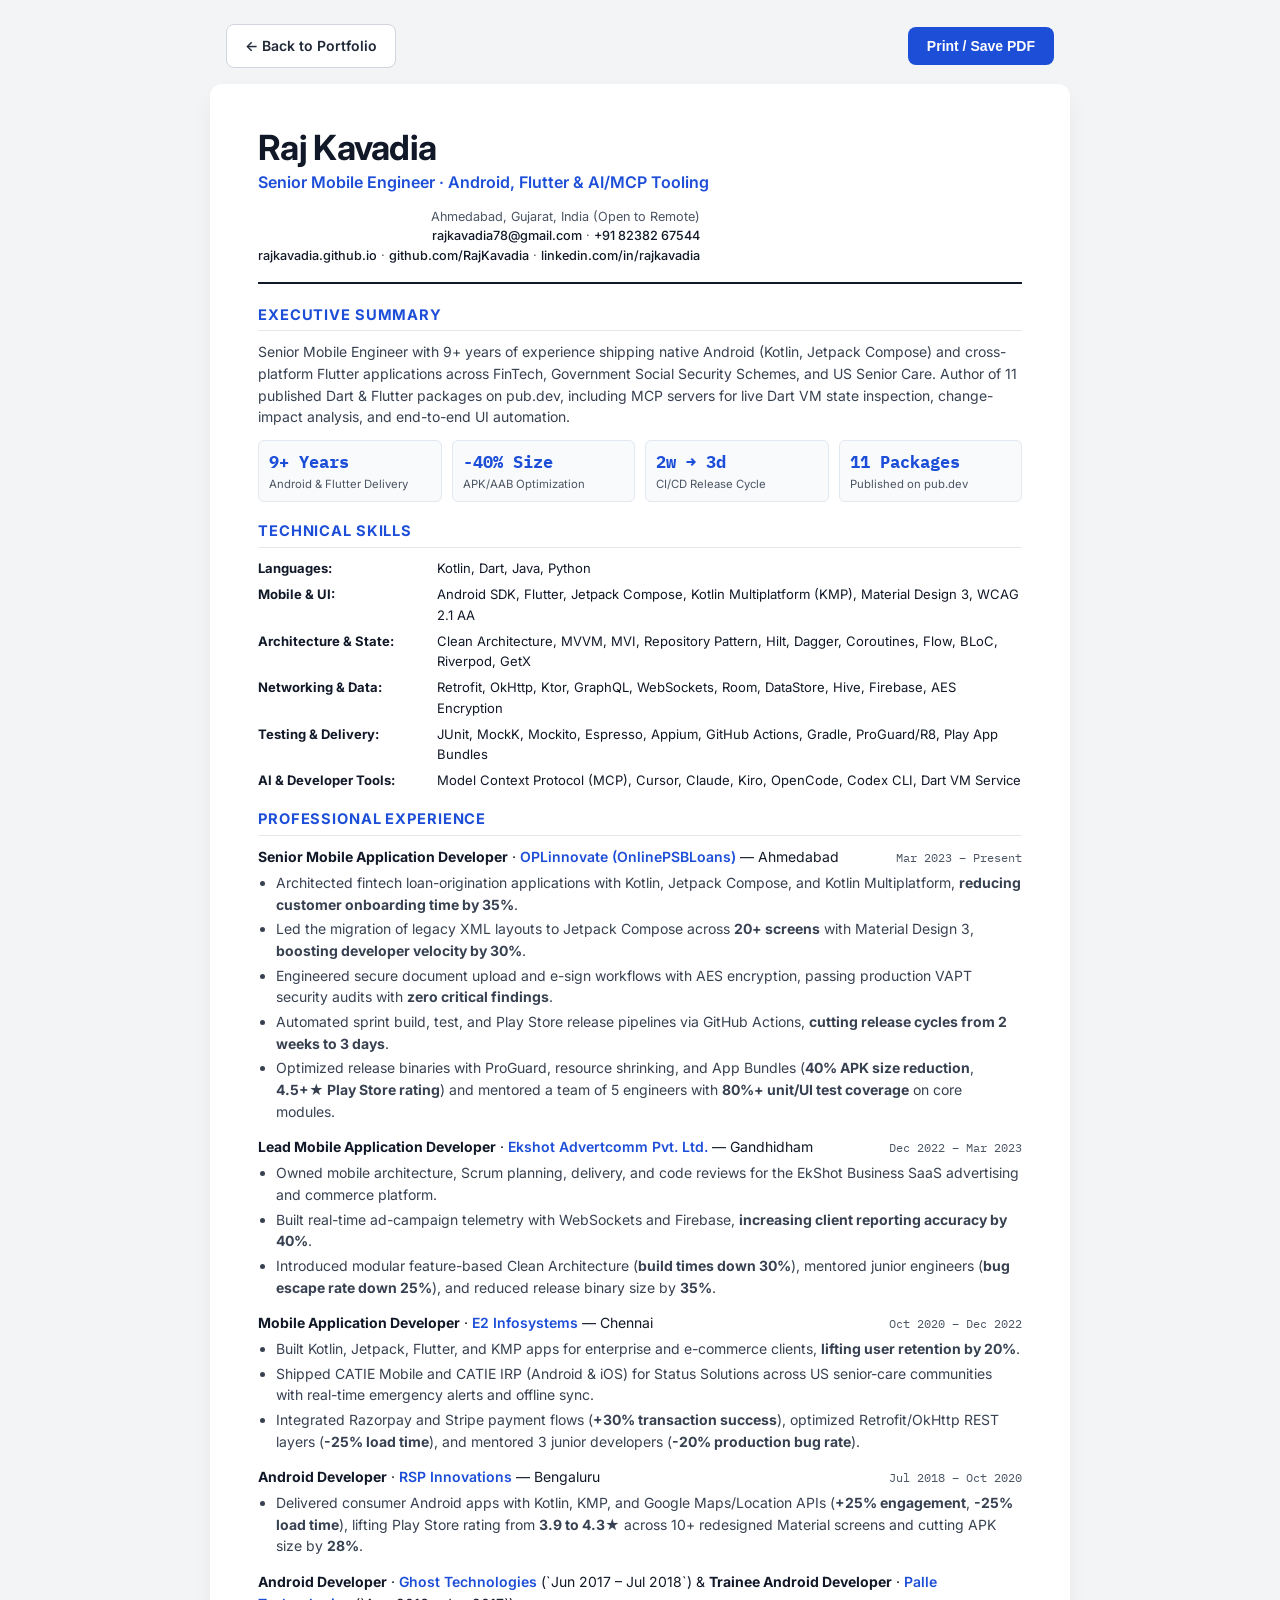
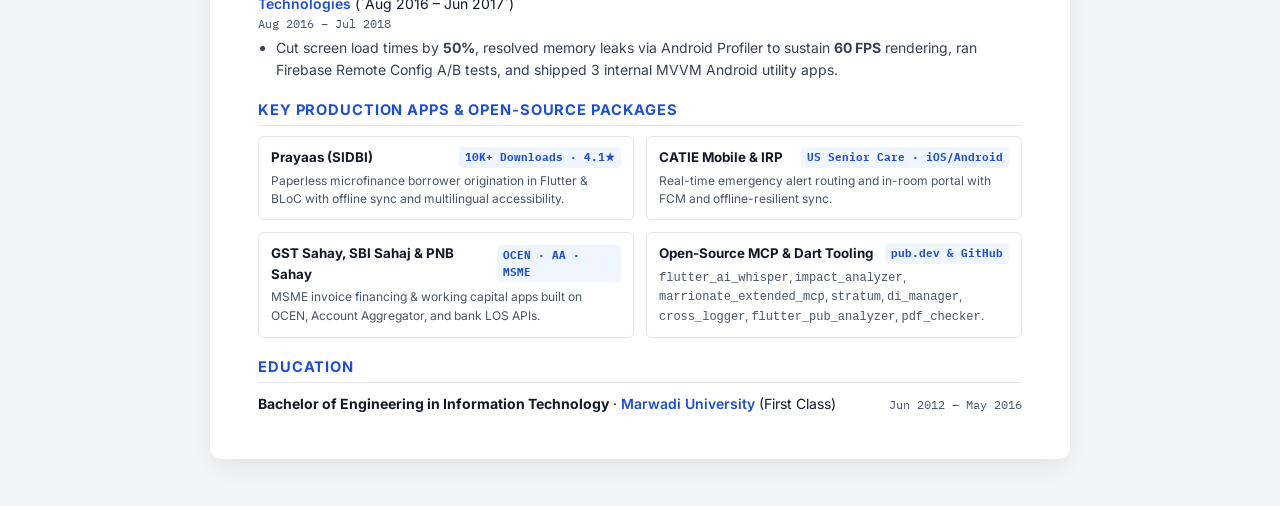
<file: resume.html>
<!DOCTYPE html>
<html lang="en">
<head>
  <meta charset="UTF-8" />
  <meta name="viewport" content="width=device-width, initial-scale=1.0" />
  <title>Raj Kavadia — Senior Mobile Engineer Resume</title>
  <link rel="icon" type="image/svg+xml" href="/favicon.svg" />
  <link rel="preconnect" href="https://fonts.googleapis.com" />
  <link rel="preconnect" href="https://fonts.gstatic.com" crossorigin />
  <link href="https://fonts.googleapis.com/css2?family=IBM+Plex+Mono:wght@400;600&family=Inter:wght@400;500;600;700&display=swap" rel="stylesheet" />
  <style>
    :root {
      --accent: #1d4ed8;
      --text: #111827;
      --muted: #4b5563;
      --border: #e5e7eb;
    }
    * { box-sizing: border-box; margin: 0; padding: 0; }
    body {
      font-family: 'Inter', system-ui, -apple-system, sans-serif;
      color: var(--text);
      background: #f3f4f6;
      line-height: 1.55;
      font-size: 10.5pt;
    }
    .toolbar {
      max-width: 860px;
      margin: 24px auto 0;
      padding: 0 16px;
      display: flex;
      justify-content: space-between;
      align-items: center;
      gap: 12px;
    }
    .btn {
      display: inline-flex;
      align-items: center;
      gap: 8px;
      padding: 10px 18px;
      border-radius: 8px;
      font-weight: 600;
      font-size: 14px;
      text-decoration: none;
      cursor: pointer;
      border: 1px solid transparent;
      transition: all 0.2s ease;
    }
    .btn-primary {
      background: var(--accent);
      color: #fff;
    }
    .btn-primary:hover {
      background: #1e40af;
    }
    .btn-secondary {
      background: #fff;
      color: #1f2937;
      border-color: #d1d5db;
    }
    .btn-secondary:hover {
      background: #f9fafb;
    }
    .page {
      max-width: 860px;
      margin: 16px auto 48px;
      background: #fff;
      padding: 44px 48px;
      border-radius: 12px;
      box-shadow: 0 10px 25px -5px rgba(0, 0, 0, 0.08);
    }
    header {
      border-bottom: 2px solid var(--text);
      padding-bottom: 16px;
      margin-bottom: 20px;
      display: flex;
      justify-content: space-between;
      align-items: flex-end;
      flex-wrap: wrap;
      gap: 12px;
    }
    h1 {
      font-size: 26pt;
      font-weight: 700;
      letter-spacing: -0.02em;
      line-height: 1.1;
    }
    .subtitle {
      font-size: 12pt;
      font-weight: 600;
      color: var(--accent);
      margin-top: 4px;
    }
    .contact {
      text-align: right;
      font-size: 9.5pt;
      color: var(--muted);
    }
    .contact a {
      color: var(--text);
      text-decoration: none;
      font-weight: 500;
    }
    .contact a:hover {
      color: var(--accent);
      text-decoration: underline;
    }
    section {
      margin-bottom: 18px;
    }
    h2 {
      font-size: 11pt;
      font-weight: 700;
      text-transform: uppercase;
      letter-spacing: 0.06em;
      color: var(--accent);
      border-bottom: 1px solid var(--border);
      padding-bottom: 4px;
      margin-bottom: 10px;
    }
    .summary {
      color: #374151;
    }
    .metrics-row {
      display: grid;
      grid-template-columns: repeat(4, 1fr);
      gap: 10px;
      margin-top: 12px;
    }
    .metric-box {
      background: #f8fafc;
      border: 1px solid #e2e8f0;
      border-radius: 6px;
      padding: 8px 10px;
    }
    .metric-val {
      font-family: 'IBM Plex Mono', monospace;
      font-weight: 700;
      font-size: 13pt;
      color: var(--accent);
    }
    .metric-lbl {
      font-size: 8.5pt;
      color: var(--muted);
    }
    .skills-table {
      display: grid;
      grid-template-columns: 165px 1fr;
      gap: 6px 14px;
      font-size: 9.8pt;
    }
    .skills-table strong {
      color: #111827;
    }
    .entry {
      margin-bottom: 14px;
    }
    .entry:last-child {
      margin-bottom: 0;
    }
    .entry-head {
      display: flex;
      justify-content: space-between;
      align-items: baseline;
      flex-wrap: wrap;
    }
    .entry-title {
      font-weight: 700;
      font-size: 10.5pt;
    }
    .entry-company {
      font-weight: 600;
      color: var(--accent);
    }
    .entry-date {
      font-family: 'IBM Plex Mono', monospace;
      font-size: 9pt;
      color: var(--muted);
    }
    ul {
      padding-left: 18px;
      margin-top: 4px;
    }
    li {
      margin-bottom: 3px;
      color: #374151;
    }
    .two-col {
      display: grid;
      grid-template-columns: 1fr 1fr;
      gap: 12px;
    }
    .card {
      border: 1px solid var(--border);
      border-radius: 6px;
      padding: 10px 12px;
    }
    .card-title {
      font-weight: 700;
      font-size: 10pt;
      display: flex;
      justify-content: space-between;
      align-items: center;
    }
    .card-tag {
      font-family: 'IBM Plex Mono', monospace;
      font-size: 8pt;
      color: var(--accent);
      background: #eff6ff;
      padding: 2px 6px;
      border-radius: 4px;
    }
    @media print {
      body { background: #fff; }
      .toolbar { display: none !important; }
      .page { margin: 0; padding: 0; box-shadow: none; max-width: 100%; }
      @page { size: A4; margin: 14mm 14mm; }
    }
    @media (max-width: 640px) {
      .page { padding: 24px 20px; }
      .metrics-row, .two-col, .skills-table { grid-template-columns: 1fr; }
      .contact { text-align: left; }
    }
  </style>
</head>
<body>
  <div class="toolbar">
    <a href="/" class="btn btn-secondary">&larr; Back to Portfolio</a>
    <button class="btn btn-primary" onclick="window.print()">Print / Save PDF</button>
  </div>

  <main class="page">
    <header>
      <div>
        <h1>Raj Kavadia</h1>
        <p class="subtitle">Senior Mobile Engineer · Android, Flutter &amp; AI/MCP Tooling</p>
      </div>
      <div class="contact">
        <div>Ahmedabad, Gujarat, India (Open to Remote)</div>
        <div><a href="mailto:rajkavadia78@gmail.com">rajkavadia78@gmail.com</a> · <a href="tel:+918238267544">+91 82382 67544</a></div>
        <div><a href="https://rajkavadia.github.io">rajkavadia.github.io</a> · <a href="https://github.com/RajKavadia">github.com/RajKavadia</a> · <a href="https://www.linkedin.com/in/rajkavadia/">linkedin.com/in/rajkavadia</a></div>
      </div>
    </header>

    <section>
      <h2>Executive Summary</h2>
      <p class="summary">
        Senior Mobile Engineer with 9+ years of experience shipping native Android (Kotlin, Jetpack Compose) and cross-platform Flutter applications across FinTech, Government Social Security Schemes, and US Senior Care. Author of 11 published Dart &amp; Flutter packages on pub.dev, including MCP servers for live Dart VM state inspection, change-impact analysis, and end-to-end UI automation.
      </p>
      <div class="metrics-row">
        <div class="metric-box">
          <div class="metric-val">9+ Years</div>
          <div class="metric-lbl">Android &amp; Flutter Delivery</div>
        </div>
        <div class="metric-box">
          <div class="metric-val">-40% Size</div>
          <div class="metric-lbl">APK/AAB Optimization</div>
        </div>
        <div class="metric-box">
          <div class="metric-val">2w &rarr; 3d</div>
          <div class="metric-lbl">CI/CD Release Cycle</div>
        </div>
        <div class="metric-box">
          <div class="metric-val">11 Packages</div>
          <div class="metric-lbl">Published on pub.dev</div>
        </div>
      </div>
    </section>

    <section>
      <h2>Technical Skills</h2>
      <div class="skills-table">
        <strong>Languages:</strong> <span>Kotlin, Dart, Java, Python</span>
        <strong>Mobile &amp; UI:</strong> <span>Android SDK, Flutter, Jetpack Compose, Kotlin Multiplatform (KMP), Material Design 3, WCAG 2.1 AA</span>
        <strong>Architecture &amp; State:</strong> <span>Clean Architecture, MVVM, MVI, Repository Pattern, Hilt, Dagger, Coroutines, Flow, BLoC, Riverpod, GetX</span>
        <strong>Networking &amp; Data:</strong> <span>Retrofit, OkHttp, Ktor, GraphQL, WebSockets, Room, DataStore, Hive, Firebase, AES Encryption</span>
        <strong>Testing &amp; Delivery:</strong> <span>JUnit, MockK, Mockito, Espresso, Appium, GitHub Actions, Gradle, ProGuard/R8, Play App Bundles</span>
        <strong>AI &amp; Developer Tools:</strong> <span>Model Context Protocol (MCP), Cursor, Claude, Kiro, OpenCode, Codex CLI, Dart VM Service</span>
      </div>
    </section>

    <section>
      <h2>Professional Experience</h2>

      <div class="entry">
        <div class="entry-head">
          <div><span class="entry-title">Senior Mobile Application Developer</span> · <span class="entry-company">OPLinnovate (OnlinePSBLoans)</span> — Ahmedabad</div>
          <span class="entry-date">Mar 2023 – Present</span>
        </div>
        <ul>
          <li>Architected fintech loan-origination applications with Kotlin, Jetpack Compose, and Kotlin Multiplatform, <strong>reducing customer onboarding time by 35%</strong>.</li>
          <li>Led the migration of legacy XML layouts to Jetpack Compose across <strong>20+ screens</strong> with Material Design 3, <strong>boosting developer velocity by 30%</strong>.</li>
          <li>Engineered secure document upload and e-sign workflows with AES encryption, passing production VAPT security audits with <strong>zero critical findings</strong>.</li>
          <li>Automated sprint build, test, and Play Store release pipelines via GitHub Actions, <strong>cutting release cycles from 2 weeks to 3 days</strong>.</li>
          <li>Optimized release binaries with ProGuard, resource shrinking, and App Bundles (<strong>40% APK size reduction</strong>, <strong>4.5+★ Play Store rating</strong>) and mentored a team of 5 engineers with <strong>80%+ unit/UI test coverage</strong> on core modules.</li>
        </ul>
      </div>

      <div class="entry">
        <div class="entry-head">
          <div><span class="entry-title">Lead Mobile Application Developer</span> · <span class="entry-company">Ekshot Advertcomm Pvt. Ltd.</span> — Gandhidham</div>
          <span class="entry-date">Dec 2022 – Mar 2023</span>
        </div>
        <ul>
          <li>Owned mobile architecture, Scrum planning, delivery, and code reviews for the EkShot Business SaaS advertising and commerce platform.</li>
          <li>Built real-time ad-campaign telemetry with WebSockets and Firebase, <strong>increasing client reporting accuracy by 40%</strong>.</li>
          <li>Introduced modular feature-based Clean Architecture (<strong>build times down 30%</strong>), mentored junior engineers (<strong>bug escape rate down 25%</strong>), and reduced release binary size by <strong>35%</strong>.</li>
        </ul>
      </div>

      <div class="entry">
        <div class="entry-head">
          <div><span class="entry-title">Mobile Application Developer</span> · <span class="entry-company">E2 Infosystems</span> — Chennai</div>
          <span class="entry-date">Oct 2020 – Dec 2022</span>
        </div>
        <ul>
          <li>Built Kotlin, Jetpack, Flutter, and KMP apps for enterprise and e-commerce clients, <strong>lifting user retention by 20%</strong>.</li>
          <li>Shipped CATIE Mobile and CATIE IRP (Android &amp; iOS) for Status Solutions across US senior-care communities with real-time emergency alerts and offline sync.</li>
          <li>Integrated Razorpay and Stripe payment flows (<strong>+30% transaction success</strong>), optimized Retrofit/OkHttp REST layers (<strong>-25% load time</strong>), and mentored 3 junior developers (<strong>-20% production bug rate</strong>).</li>
        </ul>
      </div>

      <div class="entry">
        <div class="entry-head">
          <div><span class="entry-title">Android Developer</span> · <span class="entry-company">RSP Innovations</span> — Bengaluru</div>
          <span class="entry-date">Jul 2018 – Oct 2020</span>
        </div>
        <ul>
          <li>Delivered consumer Android apps with Kotlin, KMP, and Google Maps/Location APIs (<strong>+25% engagement</strong>, <strong>-25% load time</strong>), lifting Play Store rating from <strong>3.9 to 4.3★</strong> across 10+ redesigned Material screens and cutting APK size by <strong>28%</strong>.</li>
        </ul>
      </div>

      <div class="entry">
        <div class="entry-head">
          <div><span class="entry-title">Android Developer</span> · <span class="entry-company">Ghost Technologies</span> (`Jun 2017 – Jul 2018`) &amp; <span class="entry-title">Trainee Android Developer</span> · <span class="entry-company">Palle Technologies</span> (`Aug 2016 – Jun 2017`)</div>
          <span class="entry-date">Aug 2016 – Jul 2018</span>
        </div>
        <ul>
          <li>Cut screen load times by <strong>50%</strong>, resolved memory leaks via Android Profiler to sustain <strong>60 FPS</strong> rendering, ran Firebase Remote Config A/B tests, and shipped 3 internal MVVM Android utility apps.</li>
        </ul>
      </div>
    </section>

    <section>
      <h2>Key Production Apps &amp; Open-Source Packages</h2>
      <div class="two-col">
        <div class="card">
          <div class="card-title">Prayaas (SIDBI) <span class="card-tag">10K+ Downloads · 4.1★</span></div>
          <p style="font-size:9pt;color:#4b5563;margin-top:4px;">Paperless microfinance borrower origination in Flutter &amp; BLoC with offline sync and multilingual accessibility.</p>
        </div>
        <div class="card">
          <div class="card-title">CATIE Mobile &amp; IRP <span class="card-tag">US Senior Care · iOS/Android</span></div>
          <p style="font-size:9pt;color:#4b5563;margin-top:4px;">Real-time emergency alert routing and in-room portal with FCM and offline-resilient sync.</p>
        </div>
        <div class="card">
          <div class="card-title">GST Sahay, SBI Sahaj &amp; PNB Sahay <span class="card-tag">OCEN · AA · MSME</span></div>
          <p style="font-size:9pt;color:#4b5563;margin-top:4px;">MSME invoice financing &amp; working capital apps built on OCEN, Account Aggregator, and bank LOS APIs.</p>
        </div>
        <div class="card">
          <div class="card-title">Open-Source MCP &amp; Dart Tooling <span class="card-tag">pub.dev &amp; GitHub</span></div>
          <p style="font-size:9pt;color:#4b5563;margin-top:4px;"><code>flutter_ai_whisper</code>, <code>impact_analyzer</code>, <code>marrionate_extended_mcp</code>, <code>stratum</code>, <code>di_manager</code>, <code>cross_logger</code>, <code>flutter_pub_analyzer</code>, <code>pdf_checker</code>.</p>
        </div>
      </div>
    </section>

    <section style="margin-bottom:0;">
      <h2>Education</h2>
      <div class="entry-head">
        <div><span class="entry-title">Bachelor of Engineering in Information Technology</span> · <span class="entry-company">Marwadi University</span> (First Class)</div>
        <span class="entry-date">Jun 2012 – May 2016</span>
      </div>
    </section>
  </main>
</body>
</html>
</file>
<file: _astro/index.C-XkRn4Z.css>
html{scroll-behavior:smooth}@keyframes fadeIn{0%{opacity:0;transform:translateY(20px)}to{opacity:1;transform:translateY(0)}}.animate-fade-in[data-astro-cid-bbe6dxrz]{animation:fadeIn .8s ease-out forwards;opacity:0}.animation-delay-200[data-astro-cid-bbe6dxrz]{animation-delay:.2s}.animation-delay-400[data-astro-cid-bbe6dxrz]{animation-delay:.4s}.animation-delay-600[data-astro-cid-bbe6dxrz]{animation-delay:.6s}/*! tailwindcss v4.1.11 | MIT License | https://tailwindcss.com */@layer properties{@supports (((-webkit-hyphens:none)) and (not (margin-trim:inline))) or ((-moz-orient:inline) and (not (color:rgb(from red r g b)))){*,:before,:after,::backdrop{--tw-translate-x:0;--tw-translate-y:0;--tw-translate-z:0;--tw-rotate-x:initial;--tw-rotate-y:initial;--tw-rotate-z:initial;--tw-skew-x:initial;--tw-skew-y:initial;--tw-space-y-reverse:0;--tw-border-style:solid;--tw-leading:initial;--tw-font-weight:initial;--tw-tracking:initial;--tw-shadow:0 0 #0000;--tw-shadow-color:initial;--tw-shadow-alpha:100%;--tw-inset-shadow:0 0 #0000;--tw-inset-shadow-color:initial;--tw-inset-shadow-alpha:100%;--tw-ring-color:initial;--tw-ring-shadow:0 0 #0000;--tw-inset-ring-color:initial;--tw-inset-ring-shadow:0 0 #0000;--tw-ring-inset:initial;--tw-ring-offset-width:0px;--tw-ring-offset-color:#fff;--tw-ring-offset-shadow:0 0 #0000;--tw-backdrop-blur:initial;--tw-backdrop-brightness:initial;--tw-backdrop-contrast:initial;--tw-backdrop-grayscale:initial;--tw-backdrop-hue-rotate:initial;--tw-backdrop-invert:initial;--tw-backdrop-opacity:initial;--tw-backdrop-saturate:initial;--tw-backdrop-sepia:initial;--tw-duration:initial;--tw-ease:initial}}}@layer theme{:root,:host{--font-sans:"Inter",ui-sans-serif,system-ui,sans-serif,"Apple Color Emoji","Segoe UI Emoji","Segoe UI Symbol","Noto Color Emoji";--font-mono:"IBM Plex Mono",ui-monospace,SFMono-Regular,Menlo,Monaco,Consolas,"Liberation Mono","Courier New",monospace;--color-gray-50:oklch(98.5% .002 247.839);--color-gray-100:oklch(96.7% .003 264.542);--color-gray-200:oklch(92.8% .006 264.531);--color-gray-300:oklch(87.2% .01 258.338);--color-gray-400:oklch(70.7% .022 261.325);--color-gray-500:oklch(55.1% .027 264.364);--color-gray-600:oklch(44.6% .03 256.802);--color-gray-700:oklch(37.3% .034 259.733);--color-gray-800:oklch(27.8% .033 256.848);--color-gray-900:oklch(21% .034 264.665);--color-black:#000;--color-white:#fff;--spacing:.25rem;--container-6xl:72rem;--container-7xl:80rem;--text-xs:.75rem;--text-xs--line-height:calc(1/.75);--text-sm:.875rem;--text-sm--line-height:calc(1.25/.875);--text-base:1rem;--text-base--line-height: 1.5 ;--text-lg:1.125rem;--text-lg--line-height:calc(1.75/1.125);--text-xl:1.25rem;--text-xl--line-height:calc(1.75/1.25);--text-2xl:1.5rem;--text-2xl--line-height:calc(2/1.5);--text-3xl:1.875rem;--text-3xl--line-height: 1.2 ;--text-4xl:2.25rem;--text-4xl--line-height:calc(2.5/2.25);--text-5xl:3rem;--text-5xl--line-height:1;--text-6xl:3.75rem;--text-6xl--line-height:1;--text-7xl:4.5rem;--text-7xl--line-height:1;--text-8xl:6rem;--text-8xl--line-height:1;--font-weight-medium:500;--font-weight-semibold:600;--font-weight-bold:700;--tracking-tight:-.025em;--leading-relaxed:1.625;--radius-md:.375rem;--radius-lg:.5rem;--radius-xl:.75rem;--radius-2xl:1rem;--ease-out:cubic-bezier(0,0,.2,1);--blur-sm:8px;--default-transition-duration:.15s;--default-transition-timing-function:cubic-bezier(.4,0,.2,1);--default-font-family:var(--font-sans);--default-mono-font-family:var(--font-mono)}}@layer base{*,:after,:before,::backdrop{box-sizing:border-box;border:0 solid;margin:0;padding:0}::file-selector-button{box-sizing:border-box;border:0 solid;margin:0;padding:0}html,:host{-webkit-text-size-adjust:100%;tab-size:4;line-height:1.5;font-family:var(--default-font-family);font-feature-settings:var(--default-font-feature-settings,normal);font-variation-settings:var(--default-font-variation-settings,normal);-webkit-tap-highlight-color:transparent}hr{height:0;color:inherit;border-top-width:1px}abbr:where([title]){-webkit-text-decoration:underline dotted;text-decoration:underline dotted}h1,h2,h3,h4,h5,h6{font-size:inherit;font-weight:inherit}a{color:inherit;-webkit-text-decoration:inherit;text-decoration:inherit}b,strong{font-weight:bolder}code,kbd,samp,pre{font-family:var(--default-mono-font-family);font-size:1em}small{font-size:80%}sub,sup{vertical-align:baseline;font-size:75%;line-height:0;position:relative}sub{bottom:-.25em}sup{top:-.5em}table{text-indent:0;border-color:inherit;border-collapse:collapse}:-moz-focusring{outline:auto}progress{vertical-align:baseline}summary{display:list-item}ol,ul,menu{list-style:none}img,svg,video,canvas,audio,iframe,embed,object{vertical-align:middle;display:block}img,video{max-width:100%;height:auto}button,input,select,optgroup,textarea{font:inherit;font-feature-settings:inherit;font-variation-settings:inherit;letter-spacing:inherit;color:inherit;opacity:1;background-color:#0000;border-radius:0}}[hidden]:where(:not([hidden=until-found])){display:none!important}@layer utilities{.absolute{position:absolute}.fixed{position:fixed}.relative{position:relative}.static{position:static}.sticky{position:sticky}.inset-0{inset:calc(var(--spacing)*0)}.-top-2{top:calc(var(--spacing)*-2)}.top-0{top:calc(var(--spacing)*0)}.top-4{top:calc(var(--spacing)*4)}.right-0{right:calc(var(--spacing)*0)}.right-4{right:calc(var(--spacing)*4)}.bottom-0{bottom:calc(var(--spacing)*0)}.left-0{left:calc(var(--spacing)*0)}.left-1\/2{left:50%}.isolate{isolation:isolate}.-z-10{z-index:-10}.z-10{z-index:10}.z-20{z-index:20}.z-50{z-index:50}.mx-auto{margin-inline:auto}.mt-1{margin-top:calc(var(--spacing)*1)}.mt-2{margin-top:calc(var(--spacing)*2)}.mt-3{margin-top:calc(var(--spacing)*3)}.mt-4{margin-top:calc(var(--spacing)*4)}.mt-6{margin-top:calc(var(--spacing)*6)}.mr-3{margin-right:calc(var(--spacing)*3)}.mb-4{margin-bottom:calc(var(--spacing)*4)}.mb-12{margin-bottom:calc(var(--spacing)*12)}.block{display:block}.flex{display:flex}.grid{display:grid}.hidden{display:none}.inline-block{display:inline-block}.size-full{width:100%;height:100%}.h-1\.5{height:calc(var(--spacing)*1.5)}.h-4{height:calc(var(--spacing)*4)}.h-6{height:calc(var(--spacing)*6)}.h-8{height:calc(var(--spacing)*8)}.h-10{height:calc(var(--spacing)*10)}.h-12{height:calc(var(--spacing)*12)}.h-24{height:calc(var(--spacing)*24)}.h-\[5px\]{height:5px}.h-full{height:100%}.w-0\.5{width:calc(var(--spacing)*.5)}.w-1\.5{width:calc(var(--spacing)*1.5)}.w-4{width:calc(var(--spacing)*4)}.w-6{width:calc(var(--spacing)*6)}.w-10{width:calc(var(--spacing)*10)}.w-\[75px\]{width:75px}.w-full{width:100%}.max-w-6xl{max-width:var(--container-6xl)}.max-w-7xl{max-width:var(--container-7xl)}.flex-shrink-0{flex-shrink:0}.-translate-x-1\/2{--tw-translate-x: -50% ;translate:var(--tw-translate-x)var(--tw-translate-y)}.translate-y-full{--tw-translate-y:100%;translate:var(--tw-translate-x)var(--tw-translate-y)}.transform{transform:var(--tw-rotate-x,)var(--tw-rotate-y,)var(--tw-rotate-z,)var(--tw-skew-x,)var(--tw-skew-y,)}.grid-cols-1{grid-template-columns:repeat(1,minmax(0,1fr))}.flex-col{flex-direction:column}.flex-wrap{flex-wrap:wrap}.items-center{align-items:center}.items-start{align-items:flex-start}.justify-center{justify-content:center}.gap-1\.5{gap:calc(var(--spacing)*1.5)}.gap-2{gap:calc(var(--spacing)*2)}.gap-4{gap:calc(var(--spacing)*4)}.gap-8{gap:calc(var(--spacing)*8)}:where(.space-y-2>:not(:last-child)){--tw-space-y-reverse:0;margin-block-start:calc(calc(var(--spacing)*2)*var(--tw-space-y-reverse));margin-block-end:calc(calc(var(--spacing)*2)*calc(1 - var(--tw-space-y-reverse)))}:where(.space-y-4>:not(:last-child)){--tw-space-y-reverse:0;margin-block-start:calc(calc(var(--spacing)*4)*var(--tw-space-y-reverse));margin-block-end:calc(calc(var(--spacing)*4)*calc(1 - var(--tw-space-y-reverse)))}:where(.space-y-6>:not(:last-child)){--tw-space-y-reverse:0;margin-block-start:calc(calc(var(--spacing)*6)*var(--tw-space-y-reverse));margin-block-end:calc(calc(var(--spacing)*6)*calc(1 - var(--tw-space-y-reverse)))}:where(.space-y-8>:not(:last-child)){--tw-space-y-reverse:0;margin-block-start:calc(calc(var(--spacing)*8)*var(--tw-space-y-reverse));margin-block-end:calc(calc(var(--spacing)*8)*calc(1 - var(--tw-space-y-reverse)))}.gap-x-4{column-gap:calc(var(--spacing)*4)}.gap-x-6{column-gap:calc(var(--spacing)*6)}.gap-x-8{column-gap:calc(var(--spacing)*8)}.overflow-hidden{overflow:hidden}.rounded-full{border-radius:3.40282e38px}.rounded-lg{border-radius:var(--radius-lg)}.rounded-md{border-radius:var(--radius-md)}.rounded-xl{border-radius:var(--radius-xl)}.border{border-style:var(--tw-border-style);border-width:1px}.border-2{border-style:var(--tw-border-style);border-width:2px}.border-t{border-top-style:var(--tw-border-style);border-top-width:1px}.border-gray-100{border-color:var(--color-gray-100)}.border-gray-200{border-color:var(--color-gray-200)}.bg-gray-50{background-color:var(--color-gray-50)}.bg-gray-100{background-color:var(--color-gray-100)}.bg-gray-300{background-color:var(--color-gray-300)}.bg-gray-400{background-color:var(--color-gray-400)}.bg-gray-900{background-color:var(--color-gray-900)}.bg-white{background-color:var(--color-white)}.bg-white\/80{background-color:#fffc}@supports (color:color-mix(in lab,red,red)){.bg-white\/80{background-color:color-mix(in oklab,var(--color-white)80%,transparent)}}.\[mask-image\:radial-gradient\(100\%_100\%_at_top_right\,white\,transparent\)\]{-webkit-mask-image:radial-gradient(100% 100% at 100% 0,#fff,#0000);mask-image:radial-gradient(100% 100% at 100% 0,#fff,#0000)}.stroke-gray-200{stroke:var(--color-gray-200)}.p-4{padding:calc(var(--spacing)*4)}.p-8{padding:calc(var(--spacing)*8)}.px-2\.5{padding-inline:calc(var(--spacing)*2.5)}.px-3{padding-inline:calc(var(--spacing)*3)}.px-6{padding-inline:calc(var(--spacing)*6)}.px-8{padding-inline:calc(var(--spacing)*8)}.py-1{padding-block:calc(var(--spacing)*1)}.py-1\.5{padding-block:calc(var(--spacing)*1.5)}.py-4{padding-block:calc(var(--spacing)*4)}.py-12{padding-block:calc(var(--spacing)*12)}.py-24{padding-block:calc(var(--spacing)*24)}.pt-2{padding-top:calc(var(--spacing)*2)}.pt-4{padding-top:calc(var(--spacing)*4)}.pr-12{padding-right:calc(var(--spacing)*12)}.font-mono{font-family:var(--font-mono)}.text-2xl{font-size:var(--text-2xl);line-height:var(--tw-leading,var(--text-2xl--line-height))}.text-3xl{font-size:var(--text-3xl);line-height:var(--tw-leading,var(--text-3xl--line-height))}.text-4xl{font-size:var(--text-4xl);line-height:var(--tw-leading,var(--text-4xl--line-height))}.text-base{font-size:var(--text-base);line-height:var(--tw-leading,var(--text-base--line-height))}.text-lg{font-size:var(--text-lg);line-height:var(--tw-leading,var(--text-lg--line-height))}.text-sm{font-size:var(--text-sm);line-height:var(--tw-leading,var(--text-sm--line-height))}.text-xl{font-size:var(--text-xl);line-height:var(--tw-leading,var(--text-xl--line-height))}.text-xs{font-size:var(--text-xs);line-height:var(--tw-leading,var(--text-xs--line-height))}.leading-relaxed{--tw-leading:var(--leading-relaxed);line-height:var(--leading-relaxed)}.font-bold{--tw-font-weight:var(--font-weight-bold);font-weight:var(--font-weight-bold)}.font-medium{--tw-font-weight:var(--font-weight-medium);font-weight:var(--font-weight-medium)}.font-semibold{--tw-font-weight:var(--font-weight-semibold);font-weight:var(--font-weight-semibold)}.tracking-tight{--tw-tracking:var(--tracking-tight);letter-spacing:var(--tracking-tight)}.text-pretty{text-wrap:pretty}.text-gray-100{color:var(--color-gray-100)}.text-gray-500{color:var(--color-gray-500)}.text-gray-600{color:var(--color-gray-600)}.text-gray-700{color:var(--color-gray-700)}.text-gray-800{color:var(--color-gray-800)}.text-gray-900{color:var(--color-gray-900)}.text-white{color:var(--color-white)}.shadow-sm{--tw-shadow:0 1px 3px 0 var(--tw-shadow-color,#0000001a),0 1px 2px -1px var(--tw-shadow-color,#0000001a);box-shadow:var(--tw-inset-shadow),var(--tw-inset-ring-shadow),var(--tw-ring-offset-shadow),var(--tw-ring-shadow),var(--tw-shadow)}.backdrop-blur-sm{--tw-backdrop-blur:blur(var(--blur-sm));-webkit-backdrop-filter:var(--tw-backdrop-blur,)var(--tw-backdrop-brightness,)var(--tw-backdrop-contrast,)var(--tw-backdrop-grayscale,)var(--tw-backdrop-hue-rotate,)var(--tw-backdrop-invert,)var(--tw-backdrop-opacity,)var(--tw-backdrop-saturate,)var(--tw-backdrop-sepia,);backdrop-filter:var(--tw-backdrop-blur,)var(--tw-backdrop-brightness,)var(--tw-backdrop-contrast,)var(--tw-backdrop-grayscale,)var(--tw-backdrop-hue-rotate,)var(--tw-backdrop-invert,)var(--tw-backdrop-opacity,)var(--tw-backdrop-saturate,)var(--tw-backdrop-sepia,)}.transition-all{transition-property:all;transition-timing-function:var(--tw-ease,var(--default-transition-timing-function));transition-duration:var(--tw-duration,var(--default-transition-duration))}.transition-colors{transition-property:color,background-color,border-color,outline-color,text-decoration-color,fill,stroke,--tw-gradient-from,--tw-gradient-via,--tw-gradient-to;transition-timing-function:var(--tw-ease,var(--default-transition-timing-function));transition-duration:var(--tw-duration,var(--default-transition-duration))}.transition-shadow{transition-property:box-shadow;transition-timing-function:var(--tw-ease,var(--default-transition-timing-function));transition-duration:var(--tw-duration,var(--default-transition-duration))}.transition-transform{transition-property:transform,translate,scale,rotate;transition-timing-function:var(--tw-ease,var(--default-transition-timing-function));transition-duration:var(--tw-duration,var(--default-transition-duration))}.duration-300{--tw-duration:.3s;transition-duration:.3s}.ease-out{--tw-ease:var(--ease-out);transition-timing-function:var(--ease-out)}@media (hover:hover){.group-hover\:translate-x-0\.5:is(:where(.group):hover *){--tw-translate-x:calc(var(--spacing)*.5);translate:var(--tw-translate-x)var(--tw-translate-y)}.group-hover\:-translate-y-0\.5:is(:where(.group):hover *){--tw-translate-y:calc(var(--spacing)*-.5);translate:var(--tw-translate-x)var(--tw-translate-y)}.group-hover\:bg-gray-700:is(:where(.group):hover *){background-color:var(--color-gray-700)}.group-hover\:bg-gray-800:is(:where(.group):hover *){background-color:var(--color-gray-800)}}.last\:mb-0:last-child{margin-bottom:calc(var(--spacing)*0)}@media (hover:hover){.hover\:-translate-y-1:hover{--tw-translate-y:calc(var(--spacing)*-1);translate:var(--tw-translate-x)var(--tw-translate-y)}.hover\:border-gray-300:hover{border-color:var(--color-gray-300)}.hover\:bg-white:hover{background-color:var(--color-white)}.hover\:text-\[var\(--accent-color\)\]:hover{color:var(--accent-color)}.hover\:text-black:hover{color:var(--color-black)}.hover\:text-gray-800:hover{color:var(--color-gray-800)}.hover\:shadow-md:hover{--tw-shadow:0 4px 6px -1px var(--tw-shadow-color,#0000001a),0 2px 4px -2px var(--tw-shadow-color,#0000001a);box-shadow:var(--tw-inset-shadow),var(--tw-inset-ring-shadow),var(--tw-ring-offset-shadow),var(--tw-ring-shadow),var(--tw-shadow)}.hover\:shadow-xl:hover{--tw-shadow:0 20px 25px -5px var(--tw-shadow-color,#0000001a),0 8px 10px -6px var(--tw-shadow-color,#0000001a);box-shadow:var(--tw-inset-shadow),var(--tw-inset-ring-shadow),var(--tw-ring-offset-shadow),var(--tw-ring-shadow),var(--tw-shadow)}}@media (min-width:40rem){.sm\:top-6{top:calc(var(--spacing)*6)}.sm\:right-6{right:calc(var(--spacing)*6)}.sm\:mt-0{margin-top:calc(var(--spacing)*0)}.sm\:mt-6{margin-top:calc(var(--spacing)*6)}.sm\:mt-8{margin-top:calc(var(--spacing)*8)}.sm\:h-4\.5{height:calc(var(--spacing)*4.5)}.sm\:h-7{height:calc(var(--spacing)*7)}.sm\:h-11{height:calc(var(--spacing)*11)}.sm\:w-4\.5{width:calc(var(--spacing)*4.5)}.sm\:w-7{width:calc(var(--spacing)*7)}.sm\:w-11{width:calc(var(--spacing)*11)}.sm\:flex-row{flex-direction:row}.sm\:items-center{align-items:center}.sm\:items-start{align-items:flex-start}.sm\:justify-between{justify-content:space-between}.sm\:gap-2{gap:calc(var(--spacing)*2)}.sm\:gap-x-6{column-gap:calc(var(--spacing)*6)}.sm\:rounded-2xl{border-radius:var(--radius-2xl)}.sm\:rounded-lg{border-radius:var(--radius-lg)}.sm\:p-5{padding:calc(var(--spacing)*5)}.sm\:p-6{padding:calc(var(--spacing)*6)}.sm\:p-12{padding:calc(var(--spacing)*12)}.sm\:px-3{padding-inline:calc(var(--spacing)*3)}.sm\:py-1\.5{padding-block:calc(var(--spacing)*1.5)}.sm\:pr-14{padding-right:calc(var(--spacing)*14)}.sm\:text-2xl{font-size:var(--text-2xl);line-height:var(--tw-leading,var(--text-2xl--line-height))}.sm\:text-4xl{font-size:var(--text-4xl);line-height:var(--tw-leading,var(--text-4xl--line-height))}.sm\:text-5xl{font-size:var(--text-5xl);line-height:var(--tw-leading,var(--text-5xl--line-height))}.sm\:text-base{font-size:var(--text-base);line-height:var(--tw-leading,var(--text-base--line-height))}.sm\:text-lg{font-size:var(--text-lg);line-height:var(--tw-leading,var(--text-lg--line-height))}.sm\:text-sm{font-size:var(--text-sm);line-height:var(--tw-leading,var(--text-sm--line-height))}.sm\:text-xl{font-size:var(--text-xl);line-height:var(--tw-leading,var(--text-xl--line-height))}}@media (min-width:48rem){.md\:top-8{top:calc(var(--spacing)*8)}.md\:right-8{right:calc(var(--spacing)*8)}.md\:mt-8{margin-top:calc(var(--spacing)*8)}.md\:mt-10{margin-top:calc(var(--spacing)*10)}.md\:block{display:block}.md\:h-5{height:calc(var(--spacing)*5)}.md\:h-8{height:calc(var(--spacing)*8)}.md\:h-12{height:calc(var(--spacing)*12)}.md\:h-screen{height:100vh}.md\:w-5{width:calc(var(--spacing)*5)}.md\:w-8{width:calc(var(--spacing)*8)}.md\:w-12{width:calc(var(--spacing)*12)}.md\:flex-row{flex-direction:row}.md\:items-center{align-items:center}.md\:items-end{align-items:flex-end}.md\:justify-between{justify-content:space-between}.md\:gap-x-8{column-gap:calc(var(--spacing)*8)}.md\:p-6{padding:calc(var(--spacing)*6)}.md\:p-8{padding:calc(var(--spacing)*8)}.md\:p-16{padding:calc(var(--spacing)*16)}.md\:p-24{padding:calc(var(--spacing)*24)}.md\:pr-16{padding-right:calc(var(--spacing)*16)}.md\:text-2xl{font-size:var(--text-2xl);line-height:var(--tw-leading,var(--text-2xl--line-height))}.md\:text-5xl{font-size:var(--text-5xl);line-height:var(--tw-leading,var(--text-5xl--line-height))}.md\:text-6xl{font-size:var(--text-6xl);line-height:var(--tw-leading,var(--text-6xl--line-height))}.md\:text-xl\/8{font-size:var(--text-xl);line-height:calc(var(--spacing)*8)}}@media (min-width:64rem){.lg\:col-span-4{grid-column:span 4/span 4}.lg\:col-span-8{grid-column:span 8/span 8}.lg\:grid-cols-12{grid-template-columns:repeat(12,minmax(0,1fr))}.lg\:gap-16{gap:calc(var(--spacing)*16)}.lg\:p-24{padding:calc(var(--spacing)*24)}.lg\:px-8{padding-inline:calc(var(--spacing)*8)}.lg\:text-8xl{font-size:var(--text-8xl);line-height:var(--tw-leading,var(--text-8xl--line-height))}}@media (min-width:80rem){.xl\:text-7xl{font-size:var(--text-7xl);line-height:var(--tw-leading,var(--text-7xl--line-height))}}}

/* Portfolio Enhancements, 3D Avatar Stage, Timeline, and Dark Mode */
html {
  color-scheme: light;
  background: #ffffff;
}
body {
  color: #111827;
  background: #ffffff;
  font-family: var(--font-sans);
  transition: background-color 0.25s ease, color 0.25s ease;
}

/* Header & Navigation */
.site-header {
  display: block !important;
  border-bottom: 1px solid transparent;
}
.site-header.scrolled {
  background: rgba(255, 255, 255, 0.86);
  backdrop-filter: blur(12px);
  -webkit-backdrop-filter: blur(12px);
  border-bottom-color: rgba(229, 231, 235, 0.8);
}
.header-inner {
  max-width: 80rem;
  margin: 0 auto;
  padding: 0.85rem 1.5rem;
  display: flex;
  align-items: center;
  justify-content: space-between;
  gap: 1rem;
}
.brand-mark {
  font-family: var(--font-mono);
  font-weight: 700;
  font-size: 1rem;
  color: #111827;
  display: inline-flex;
  align-items: center;
  gap: 0.5rem;
}
.brand-dot {
  width: 0.55rem;
  height: 0.55rem;
  border-radius: 9999px;
  background: #1d4ed8;
  box-shadow: 0 0 0 4px rgba(29, 78, 216, 0.15);
}
.desktop-nav {
  display: none;
  align-items: center;
  gap: 1.75rem;
}
@media (min-width: 48rem) {
  .desktop-nav {
    display: flex;
  }
}
.header-actions {
  display: flex;
  align-items: center;
  gap: 0.5rem;
}
.icon-btn {
  display: inline-flex;
  align-items: center;
  justify-content: center;
  width: 2.35rem;
  height: 2.35rem;
  border-radius: 0.6rem;
  border: 1px solid #e5e7eb;
  background: #f9fafb;
  color: #374151;
  cursor: pointer;
  transition: all 0.2s ease;
}
.icon-btn:hover {
  border-color: #1d4ed8;
  color: #1d4ed8;
  background: #eff6ff;
}
.mobile-menu-btn {
  display: inline-flex;
}
@media (min-width: 48rem) {
  .mobile-menu-btn {
    display: none;
  }
}
.mobile-nav-drawer {
  display: none;
  padding: 0.75rem 1.5rem 1.1rem;
  background: rgba(255, 255, 255, 0.96);
  border-bottom: 1px solid #e5e7eb;
}
.mobile-nav-drawer.open {
  display: flex;
  flex-direction: column;
  gap: 0.65rem;
}
@media (min-width: 48rem) {
  .mobile-nav-drawer {
    display: none !important;
  }
}

/* Hero Layout with 3D Developer Avatar */
.hero-section {
  min-height: 100vh;
  height: auto !important;
  display: flex;
  align-items: center;
  padding-top: 5.5rem;
  padding-bottom: 4.5rem;
}
.hero-grid {
  width: 100%;
  max-width: 80rem;
  margin: 0 auto;
  padding: 1.5rem 2rem;
  display: grid;
  grid-template-columns: 1fr;
  gap: 2.5rem;
  align-items: center;
}
@media (min-width: 64rem) {
  .hero-grid {
    grid-template-columns: 1.15fr 0.85fr;
    padding: 2rem 3.5rem;
  }
}
.status-badge {
  display: inline-flex;
  align-items: center;
  gap: 0.5rem;
  padding: 0.35rem 0.85rem;
  border-radius: 9999px;
  font-family: var(--font-mono);
  font-size: 0.78rem;
  font-weight: 600;
  background: #eff6ff;
  color: #1d4ed8;
  border: 1px solid #bfdbfe;
  margin-bottom: 1rem;
}
.status-pulse {
  width: 0.5rem;
  height: 0.5rem;
  border-radius: 9999px;
  background: #10b981;
  box-shadow: 0 0 0 4px rgba(16, 185, 129, 0.2);
}
.hero-cta-row {
  display: flex;
  flex-wrap: wrap;
  gap: 0.85rem;
  margin-top: 1.75rem;
}
.btn-cta-primary {
  display: inline-flex;
  align-items: center;
  gap: 0.5rem;
  padding: 0.75rem 1.35rem;
  border-radius: 0.75rem;
  font-weight: 600;
  font-size: 0.95rem;
  background: #1d4ed8;
  color: #ffffff;
  box-shadow: 0 10px 20px -5px rgba(29, 78, 216, 0.4);
  transition: all 0.2s ease;
}
.btn-cta-primary:hover {
  background: #1e40af;
  transform: translateY(-1px);
}
.btn-cta-secondary {
  display: inline-flex;
  align-items: center;
  gap: 0.5rem;
  padding: 0.75rem 1.25rem;
  border-radius: 0.75rem;
  font-weight: 600;
  font-size: 0.95rem;
  background: #ffffff;
  color: #1f2937;
  border: 1px solid #d1d5db;
  transition: all 0.2s ease;
}
.btn-cta-secondary:hover {
  border-color: #1d4ed8;
  color: #1d4ed8;
  transform: translateY(-1px);
}
.hero-stats-grid {
  display: grid;
  grid-template-columns: repeat(2, minmax(0, 1fr));
  gap: 0.75rem;
  margin-top: 2rem;
}
@media (min-width: 40rem) {
  .hero-stats-grid {
    grid-template-columns: repeat(4, minmax(0, 1fr));
  }
}
.hero-stat-card {
  padding: 0.75rem 0.95rem;
  border-radius: 0.85rem;
  background: rgba(255, 255, 255, 0.85);
  border: 1px solid #e5e7eb;
  backdrop-filter: blur(6px);
}
.hero-stat-num {
  font-family: var(--font-mono);
  font-size: 1.35rem;
  font-weight: 700;
  color: #1d4ed8;
  line-height: 1.2;
}
.hero-stat-label {
  font-size: 0.75rem;
  color: #4b5563;
  margin-top: 0.15rem;
  font-weight: 500;
}

/* 3D Software Developer Avatar Stage */
.avatar-stage-card {
  position: relative;
  width: 100%;
  height: 430px;
  border-radius: 1.5rem;
  background: linear-gradient(180deg, #7ec8f8 0%, #c9ecff 38%, #fff4e8 100%);
  border: 1px solid #93c5fd;
  box-shadow: 0 20px 45px -15px rgba(37, 99, 235, 0.28);
  overflow: hidden;
  display: flex;
  flex-direction: column;
  justify-content: space-between;
  user-select: none;
}
#avatar-3d-canvas {
  width: 100%;
  height: 100%;
  cursor: grab;
  display: block;
}
#avatar-3d-canvas:active {
  cursor: grabbing;
}
.avatar-top-bar {
  position: absolute;
  top: 0.85rem;
  left: 0.95rem;
  right: 0.95rem;
  display: flex;
  justify-content: space-between;
  align-items: center;
  pointer-events: none;
  z-index: 10;
}
.avatar-chip {
  font-family: var(--font-mono);
  font-size: 0.72rem;
  font-weight: 600;
  padding: 0.25rem 0.65rem;
  border-radius: 9999px;
  background: rgba(15, 23, 42, 0.78);
  color: #e2e8f0;
  border: 1px solid rgba(56, 189, 248, 0.35);
  backdrop-filter: blur(6px);
}
.avatar-toast {
  position: absolute;
  top: 3.1rem;
  left: 50%;
  transform: translateX(-50%);
  font-family: var(--font-mono);
  font-size: 0.75rem;
  font-weight: 600;
  padding: 0.35rem 0.85rem;
  border-radius: 9999px;
  background: #1d4ed8;
  color: #ffffff;
  box-shadow: 0 8px 20px rgba(29, 78, 216, 0.35);
  pointer-events: none;
  transition: opacity 0.25s ease, transform 0.25s ease;
  white-space: nowrap;
  z-index: 15;
}
.avatar-controls {
  position: absolute;
  bottom: 0.85rem;
  left: 50%;
  transform: translateX(-50%);
  display: flex;
  gap: 0.4rem;
  padding: 0.3rem;
  border-radius: 9999px;
  background: rgba(15, 23, 42, 0.82);
  border: 1px solid rgba(148, 163, 184, 0.25);
  backdrop-filter: blur(8px);
  z-index: 10;
}
.avatar-mode-btn {
  font-family: var(--font-mono);
  font-size: 0.72rem;
  font-weight: 600;
  padding: 0.35rem 0.75rem;
  border-radius: 9999px;
  color: #cbd5e1;
  cursor: pointer;
  transition: all 0.2s ease;
}
.avatar-mode-btn:hover {
  color: #ffffff;
}
.avatar-mode-btn.active {
  background: #2563eb;
  color: #ffffff;
  box-shadow: 0 2px 8px rgba(37, 99, 235, 0.5);
}

/* Native Tech Badges (replaces external shields.io images) */
.tech-badge {
  display: inline-flex;
  align-items: center;
  gap: 0.45rem;
  padding: 0.4rem 0.8rem;
  border-radius: 0.5rem;
  font-family: var(--font-mono);
  font-size: 0.8rem;
  font-weight: 600;
  background: #f8fafc;
  color: #1e293b;
  border: 1px solid #e2e8f0;
  transition: all 0.2s ease;
}
.tech-badge:hover {
  border-color: #93c5fd;
  background: #eff6ff;
  transform: translateY(-1px);
}
.tech-dot {
  width: 0.5rem;
  height: 0.5rem;
  border-radius: 9999px;
  flex-shrink: 0;
}

/* Metric Pills & Case Studies in Projects */
.metric-pill {
  display: inline-flex;
  align-items: center;
  gap: 0.35rem;
  padding: 0.25rem 0.65rem;
  border-radius: 9999px;
  font-family: var(--font-mono);
  font-size: 0.75rem;
  font-weight: 600;
  background: #eff6ff;
  color: #1d4ed8;
  border: 1px solid #bfdbfe;
}
.project-links-row {
  display: flex;
  flex-wrap: wrap;
  gap: 0.6rem;
  padding-top: 0.4rem;
}
.project-ext-link {
  display: inline-flex;
  align-items: center;
  gap: 0.35rem;
  font-size: 0.82rem;
  font-weight: 600;
  color: #1d4ed8;
  padding: 0.35rem 0.75rem;
  border-radius: 0.5rem;
  background: #eff6ff;
  border: 1px solid #bfdbfe;
  transition: all 0.2s ease;
}
.project-ext-link:hover {
  background: #1d4ed8;
  color: #ffffff;
}
details.case-study {
  margin-top: 0.75rem;
  border-top: 1px dashed #e5e7eb;
  padding-top: 0.75rem;
}
details.case-study summary {
  cursor: pointer;
  font-family: var(--font-mono);
  font-size: 0.82rem;
  font-weight: 600;
  color: #374151;
  display: inline-flex;
  align-items: center;
  gap: 0.4rem;
  list-style: none;
}
details.case-study summary::-webkit-details-marker {
  display: none;
}
details.case-study summary:hover {
  color: #1d4ed8;
}
.case-study-body {
  margin-top: 0.65rem;
  padding: 0.85rem 1rem;
  border-radius: 0.75rem;
  background: #ffffff;
  border: 1px solid #e5e7eb;
  font-size: 0.88rem;
  color: #4b5563;
  line-height: 1.6;
}

/* Packages Filter Bar & Install Snippet */
.pkg-filter-bar {
  display: flex;
  flex-wrap: wrap;
  gap: 0.5rem;
  margin-bottom: 1.5rem;
}
.pkg-filter-btn {
  padding: 0.4rem 0.9rem;
  border-radius: 9999px;
  font-family: var(--font-mono);
  font-size: 0.8rem;
  font-weight: 600;
  background: #f3f4f6;
  color: #374151;
  border: 1px solid #e5e7eb;
  cursor: pointer;
  transition: all 0.2s ease;
}
.pkg-filter-btn:hover {
  border-color: #1d4ed8;
  color: #1d4ed8;
}
.pkg-filter-btn.active {
  background: #1d4ed8;
  color: #ffffff;
  border-color: #1d4ed8;
}
.cmd-bar {
  display: flex;
  align-items: center;
  justify-content: space-between;
  gap: 0.5rem;
  padding: 0.45rem 0.75rem;
  border-radius: 0.5rem;
  background: #0f172a;
  color: #e2e8f0;
  font-family: var(--font-mono);
  font-size: 0.78rem;
  margin-top: 0.5rem;
}
.copy-cmd-btn {
  padding: 0.2rem 0.55rem;
  border-radius: 0.35rem;
  background: rgba(255, 255, 255, 0.12);
  color: #93c5fd;
  font-size: 0.72rem;
  font-weight: 600;
  cursor: pointer;
  transition: background 0.2s ease;
  flex-shrink: 0;
}
.copy-cmd-btn:hover {
  background: rgba(255, 255, 255, 0.22);
  color: #ffffff;
}

/* Fixed Left-Rail Experience Timeline */
.timeline-container {
  position: relative;
  padding-left: 2rem;
}
.timeline-container::before {
  content: "";
  position: absolute;
  left: 0.45rem;
  top: 0.5rem;
  bottom: 0.5rem;
  width: 2px;
  background: linear-gradient(to bottom, #1d4ed8, #93c5fd, #e5e7eb);
}
.timeline-item {
  position: relative;
  margin-bottom: 2.25rem;
}
.timeline-item:last-child {
  margin-bottom: 0;
}
.timeline-dot {
  position: absolute;
  left: -1.95rem;
  top: 1.25rem;
  width: 0.9rem;
  height: 0.9rem;
  border-radius: 9999px;
  background: #1d4ed8;
  border: 3px solid #ffffff;
  box-shadow: 0 0 0 3px rgba(29, 78, 216, 0.2);
  z-index: 10;
}

/* Dark Mode Overrides */
html.dark {
  color-scheme: dark;
  background: #0b0f19;
}
html.dark body {
  background: #0b0f19;
  color: #f3f4f6;
}
html.dark .site-header.scrolled {
  background: rgba(11, 15, 25, 0.88);
  border-bottom-color: #1e293b;
}
html.dark .brand-mark,
html.dark .text-gray-900,
html.dark .text-gray-800 {
  color: #f8fafc !important;
}
html.dark .text-gray-700,
html.dark .text-gray-600 {
  color: #cbd5e1 !important;
}
html.dark .text-gray-500 {
  color: #94a3b8 !important;
}
html.dark .bg-white {
  background-color: #111827 !important;
}
html.dark .bg-gray-50 {
  background-color: #111827 !important;
}
html.dark .bg-gray-100 {
  background-color: #1e293b !important;
}
html.dark .border-gray-100,
html.dark .border-gray-200 {
  border-color: #1e293b !important;
}
html.dark #hero {
  background-color: #0b0f19 !important;
}
html.dark #hero .hero-grad-overlay {
  background: radial-gradient(ellipse 800px 1200px at 0% 0%, rgba(29, 78, 216, 0.32) 0%, rgba(29, 78, 216, 0.16) 35%, rgba(11, 15, 25, 0.9) 75%, #0b0f19 100%) !important;
}
html.dark .stroke-gray-200 {
  stroke: #1e293b !important;
}
html.dark .hero-stat-card,
html.dark .tech-badge,
html.dark .case-study-body {
  background: #1e293b;
  border-color: #334155;
  color: #e2e8f0;
}
html.dark .hero-stat-label {
  color: #94a3b8;
}
html.dark .hero-stat-num {
  color: #60a5fa;
}
html.dark .status-badge,
html.dark .metric-pill,
html.dark .project-ext-link {
  background: rgba(30, 58, 138, 0.45);
  border-color: #1d4ed8;
  color: #93c5fd;
}
html.dark .project-ext-link:hover {
  background: #2563eb;
  color: #ffffff;
}
html.dark .btn-cta-secondary,
html.dark .icon-btn,
html.dark .pkg-filter-btn {
  background: #1e293b;
  border-color: #334155;
  color: #e2e8f0;
}
html.dark .pkg-filter-btn.active {
  background: #2563eb;
  border-color: #2563eb;
  color: #ffffff;
}
html.dark .mobile-nav-drawer {
  background: #0f172a;
  border-bottom-color: #1e293b;
}
html.dark .avatar-stage-card {
  background: linear-gradient(180deg, #1e3a5f 0%, #27496e 42%, #1f2937 100%);
  border-color: #3b82f6;
}
html.dark .timeline-dot {
  border-color: #0b0f19;
}
html.dark details.case-study {
  border-top-color: #334155;
}
html.dark details.case-study summary {
  color: #cbd5e1;
}

/* Scroll-to-Reveal Effect (IntersectionObserver, js/scroll-reveal.js) */
html.reveal-enabled [data-reveal] {
  opacity: 0;
  transform: translateY(30px);
  transition:
    opacity 0.7s ease,
    transform 0.7s cubic-bezier(0.22, 1, 0.36, 1);
  transition-delay: var(--reveal-delay, 0ms);
  will-change: opacity, transform;
}
html.reveal-enabled [data-reveal="left"] {
  transform: translateX(-38px);
}
html.reveal-enabled [data-reveal="right"] {
  transform: translateX(38px);
}
html.reveal-enabled [data-reveal="zoom"] {
  transform: translateY(18px) scale(0.96);
}
html.reveal-enabled [data-reveal].is-revealed {
  opacity: 1;
  transform: none;
}
@media (prefers-reduced-motion: reduce) {
  html.reveal-enabled [data-reveal] {
    opacity: 1;
    transform: none;
    transition: none;
  }
}
</file>
